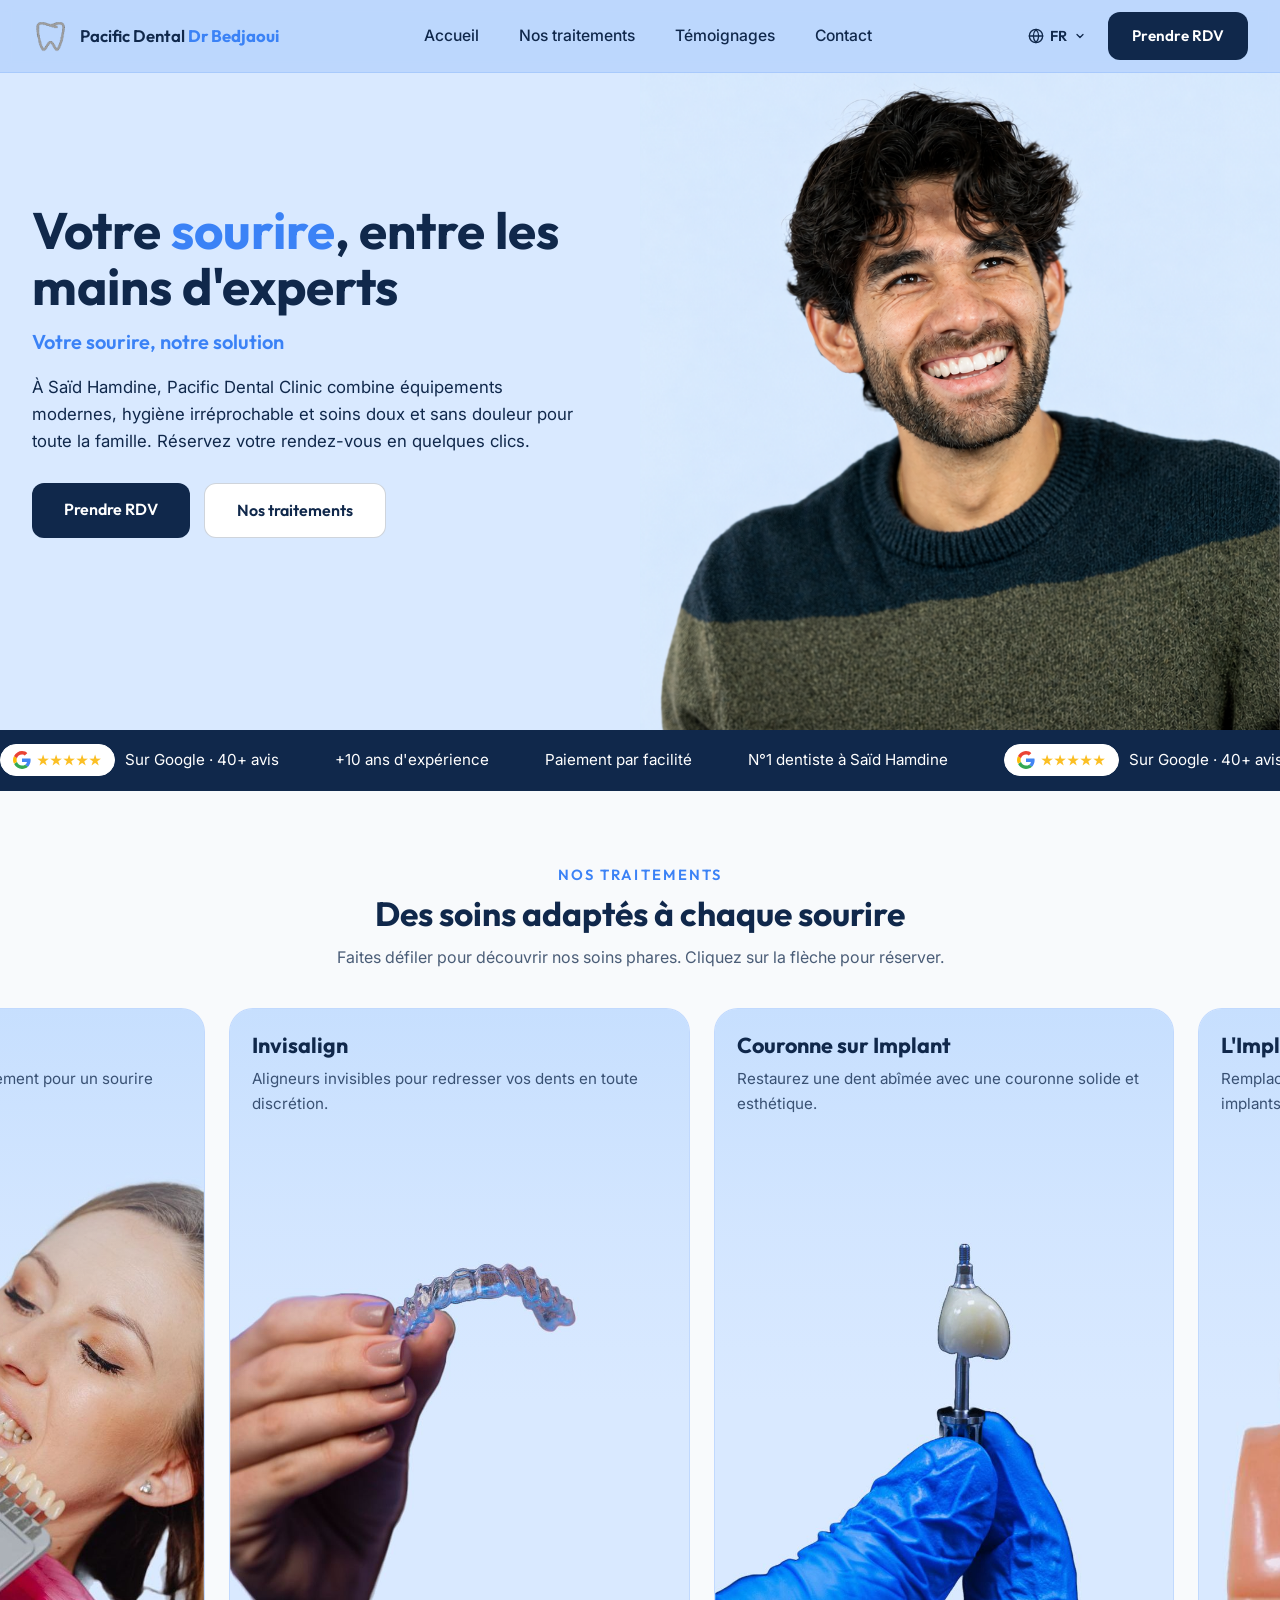
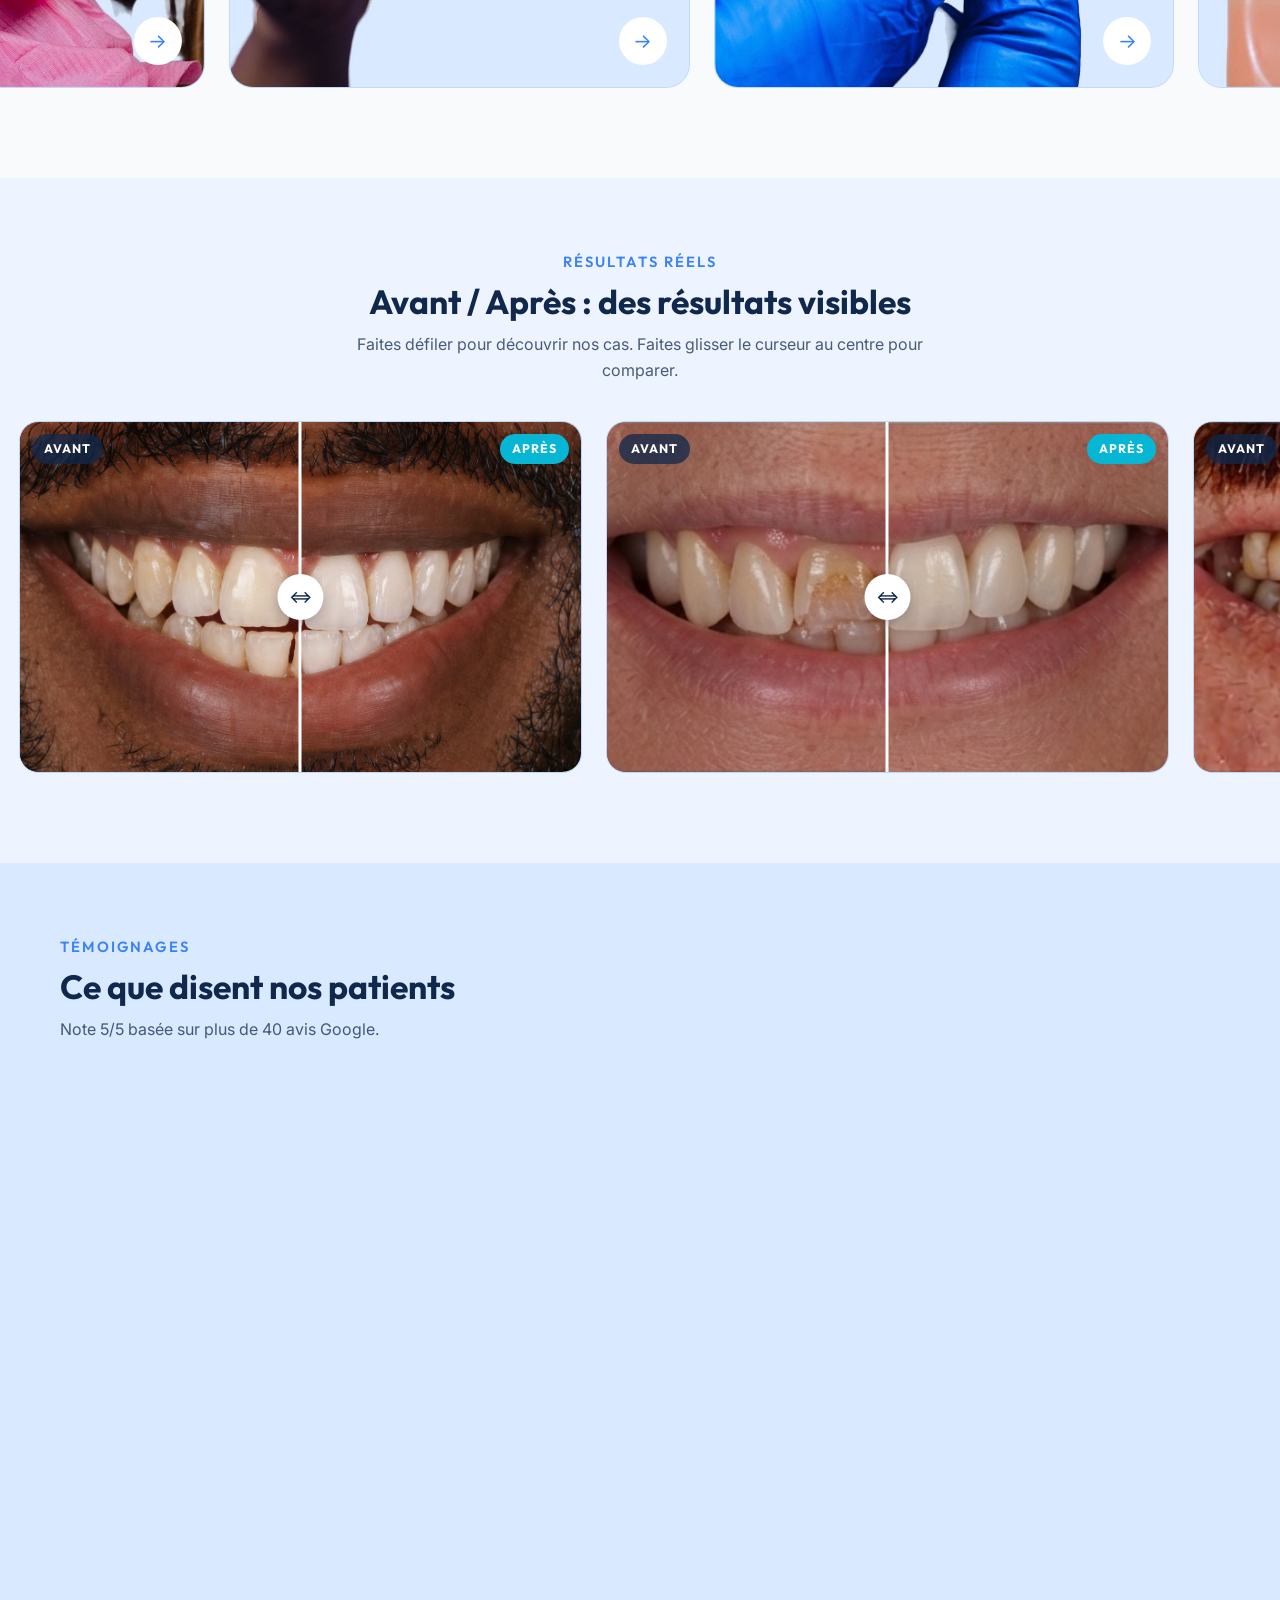
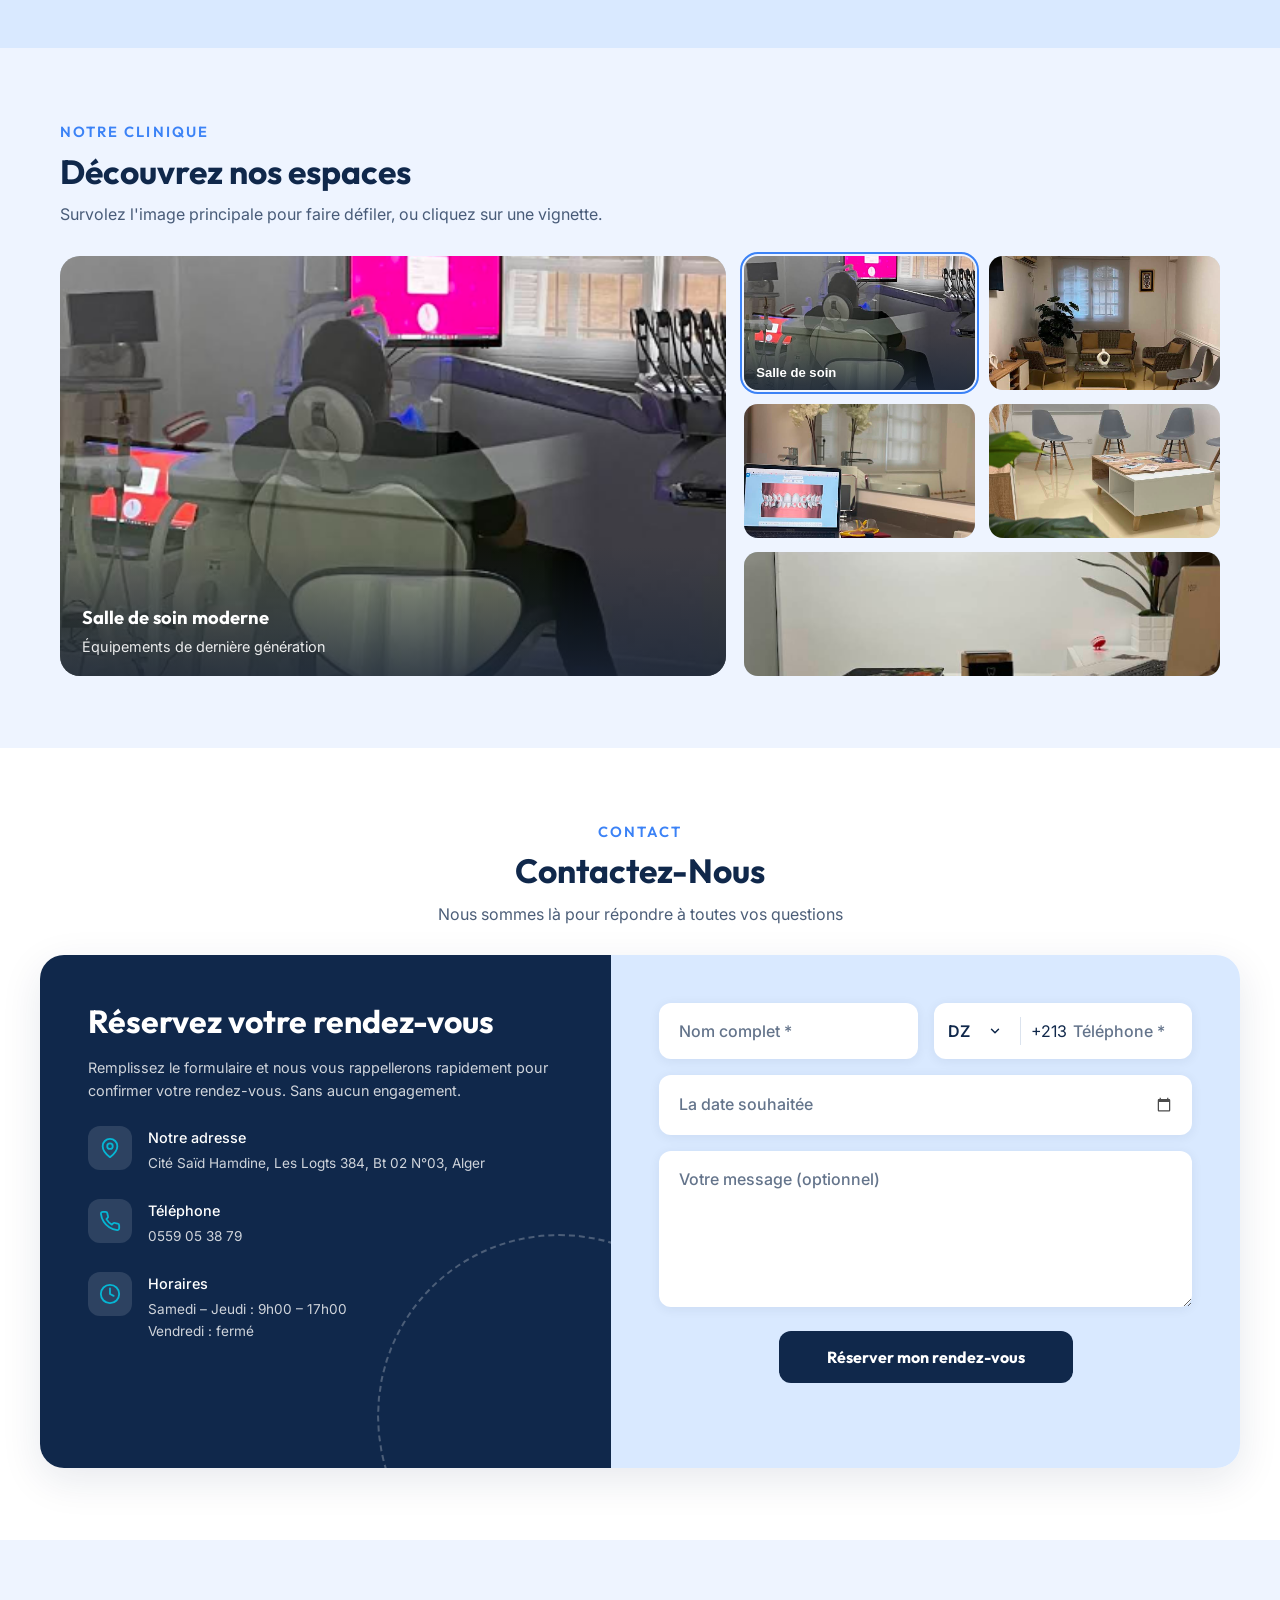
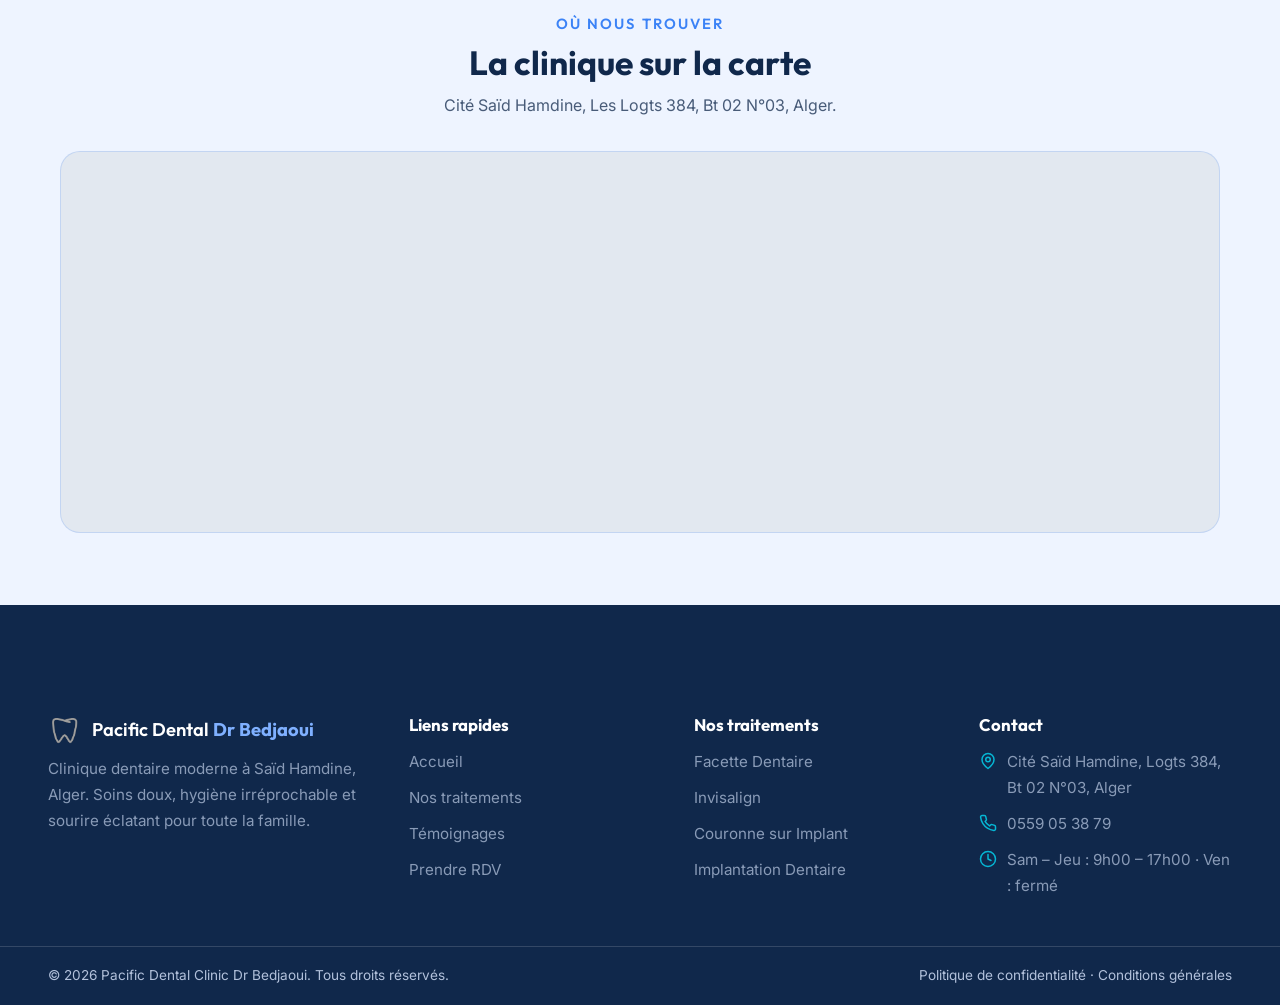
<file: index.html>
<!doctype html>
<html lang="fr">
  <head>
    <meta charset="UTF-8" />
    <meta name="viewport" content="width=device-width, initial-scale=1.0" />
    <title>
      Pacific Dental Clinic Dr Bedjaoui | Dentiste à Saïd Hamdine, Alger
    </title>
    <meta
      name="description"
      content="Pacific Dental Clinic Dr Bedjaoui à Saïd Hamdine, Alger. Soins dentaires modernes, doux et professionnels. Facettes, Invisalign, implants. Prenez rendez-vous en ligne."
    />
    <link rel="stylesheet" href="style.css?v=28" />
  </head>
  <body>
    <!-- Task 2.1: Header / Navigation Bar -->
    <header class="site-header" id="top">
      <nav class="nav container" aria-label="Navigation principale">
        <a
          href="#accueil"
          class="nav-logo"
          aria-label="Pacific Dental Clinic — Accueil"
        >
          <img
            src="imgs/logo.png"
            alt="Pacific Dental Clinic logo"
            class="nav-logo-img"
            width="38"
            height="32"
          />
          <span class="nav-logo-text"
            >Pacific Dental <strong>Dr Bedjaoui</strong></span
          >
        </a>

        <ul class="nav-links" id="navLinks">
          <li>
            <a href="#accueil" data-fr="Accueil" data-ar="الرئيسية">Accueil</a>
          </li>
          <li>
            <a href="#traitements" data-fr="Nos traitements" data-ar="علاجاتنا"
              >Nos traitements</a
            >
          </li>
          <li>
            <a href="#temoignages" data-fr="Témoignages" data-ar="آراء المرضى"
              >Témoignages</a
            >
          </li>
          <li>
            <a href="#rdvForm" data-fr="Contact" data-ar="اتصل بنا">Contact</a>
          </li>
        </ul>

        <div class="nav-actions">
          <div class="lang-dropdown" id="langDropdown">
            <button
              type="button"
              class="lang-switch"
              id="langSwitch"
              aria-haspopup="true"
              aria-expanded="false"
              aria-label="Changer de langue"
            >
              <svg
                width="16"
                height="16"
                viewBox="0 0 24 24"
                fill="none"
                stroke="currentColor"
                stroke-width="2"
                stroke-linecap="round"
                stroke-linejoin="round"
                aria-hidden="true"
              >
                <circle cx="12" cy="12" r="10" />
                <path d="M2 12h20" />
                <path
                  d="M12 2a15.3 15.3 0 0 1 4 10 15.3 15.3 0 0 1-4 10 15.3 15.3 0 0 1-4-10 15.3 15.3 0 0 1 4-10z"
                />
              </svg>
              <span id="langCurrent">FR</span>
              <svg
                width="12"
                height="12"
                viewBox="0 0 24 24"
                fill="none"
                stroke="currentColor"
                stroke-width="2.5"
                stroke-linecap="round"
                stroke-linejoin="round"
                aria-hidden="true"
              >
                <polyline points="6 9 12 15 18 9" />
              </svg>
            </button>
            <ul class="lang-menu" id="langMenu" role="menu">
              <li role="none">
                <button type="button" data-lang="fr" class="is-active" role="menuitem">
                  Français
                </button>
              </li>
              <li role="none">
                <button type="button" data-lang="ar" role="menuitem">
                  العربية
                </button>
              </li>
            </ul>
          </div>
          <a
            href="#rdvForm"
            class="btn btn-primary"
            data-fr="Prendre RDV"
            data-ar="احجز موعد"
            >Prendre RDV</a
          >
          <button
            type="button"
            class="nav-toggle"
            id="navToggle"
            aria-label="Ouvrir le menu"
            aria-expanded="false"
            aria-controls="navLinks"
          >
            <span></span>
            <span></span>
            <span></span>
          </button>
        </div>
      </nav>
    </header>

    <main id="accueil">
      <!-- Task 3.1: Hero Section -->
      <section class="hero">
        <div class="hero-text">
          <h1
            data-fr="Votre <span class='hl'>sourire</span>, entre les mains d'experts"
            data-ar="ابتسامتك بين أيدي الخبراء"
          >
            Votre <span class="hl">sourire</span>, entre les mains
            d'experts
          </h1>
          <p
            class="hero-sub"
            data-fr="Votre sourire, notre solution"
            data-ar="ابتسامتك، حلّنا"
          >
            Votre sourire, notre solution
          </p>
          <p
            class="hero-intro"
            data-fr="À Saïd Hamdine, Pacific Dental Clinic combine équipements modernes, hygiène irréprochable et soins doux et sans douleur pour toute la famille. Réservez votre rendez-vous en quelques clics."
            data-ar="في سعيد حمدين، تجمع عيادة Pacific Dental بين المعدات الحديثة والنظافة المثالية ورعاية لطيفة بدون ألم لجميع أفراد العائلة. احجز موعدك ببضع نقرات."
          >
            À Saïd Hamdine, Pacific Dental Clinic combine équipements modernes,
            hygiène irréprochable et soins doux et sans douleur pour toute la
            famille. Réservez votre rendez-vous en quelques clics.
          </p>
          <div class="hero-cta hero-cta--desktop">
            <a
              href="#rdvForm"
              class="btn btn-primary btn-hero"
              data-fr="Prendre RDV"
              data-ar="احجز موعد"
              >Prendre RDV</a
            >
            <a
              href="#traitements"
              class="btn btn-secondary btn-hero"
              data-fr="Nos traitements"
              data-ar="علاجاتنا"
              >Nos traitements</a
            >
          </div>
        </div>
        <div class="hero-media">
          <img
            src="imgs/main.png"
            alt="Patient au sourire éclatant après un soin à Pacific Dental Clinic"
            class="hero-img"
            fetchpriority="high"
          />
          <div class="hero-cta hero-cta--overlay">
            <a
              href="#rdvForm"
              class="btn btn-primary btn-hero"
              data-fr="Prendre RDV"
              data-ar="احجز موعد"
              >Prendre RDV</a
            >
            <a
              href="#traitements"
              class="btn btn-secondary btn-hero"
              data-fr="Nos traitements"
              data-ar="علاجاتنا"
              >Nos traitements</a
            >
          </div>
        </div>
      </section>

      <!-- Task 3.2: Trust Bar — flush right under the hero image -->
      <div class="trust-marquee">
        <div class="trust-track" id="trustTrack">
          <div class="trust-item">
            <span class="trust-badge trust-badge--google" aria-hidden="true">
              <svg viewBox="0 0 24 24" width="18" height="18">
                <path
                  fill="#4285F4"
                  d="M23.5 12.3c0-.9-.1-1.5-.3-2.3H12v4.5h6.5c-.1 1.1-.8 2.7-2.4 3.8l-.1.1 3.5 2.7.2.1c2.2-2 3.8-5 3.8-8.9z"
                />
                <path
                  fill="#34A853"
                  d="M12 24c3.2 0 5.9-1.1 7.9-2.9l-3.8-2.9c-1 .7-2.4 1.2-4.1 1.2-3.1 0-5.8-2.1-6.8-5l-.1.1-3.6 2.8v.1C3.5 21.3 7.5 24 12 24z"
                />
                <path
                  fill="#FBBC05"
                  d="M5.2 14.4c-.2-.7-.4-1.5-.4-2.4s.1-1.7.4-2.4l-.1-.1-3.6-2.8-.1.1C.5 8.6 0 10.2 0 12s.5 3.4 1.4 4.9l3.8-2.5z"
                />
                <path
                  fill="#EA4335"
                  d="M12 4.7c1.8 0 3 .8 3.7 1.4l3.3-3.2C17.9 1.1 15.2 0 12 0 7.5 0 3.5 2.7 1.4 6.7l3.8 2.9c1-2.8 3.6-4.9 6.8-4.9z"
                />
              </svg>
              <span class="stars" aria-hidden="true">★★★★★</span>
            </span>
            <span data-fr="Sur Google · 40+ avis" data-ar="على Google · أكثر من 40 تقييم">Sur Google · 40+ avis</span>
          </div>
          <div class="trust-item">
            <span data-fr="+10 ans d'expérience" data-ar="+10 سنوات من الخبرة">+10 ans d'expérience</span>
          </div>
          <div class="trust-item">
            <span data-fr="Paiement par facilité" data-ar="الدفع بالتقسيط">Paiement par facilité</span>
          </div>
          <div class="trust-item">
            <span data-fr="N°1 dentiste à Saïd Hamdine" data-ar="طبيب الأسنان رقم 1 في سعيد حمدين">N°1 dentiste à Saïd Hamdine</span>
          </div>
        </div>
      </div>

      <!-- Task 4.1: Treatments -->
      <section class="section" id="traitements">
        <div class="container section-head">
          <div>
            <p class="section-kicker" data-fr="Nos traitements" data-ar="علاجاتنا">Nos traitements</p>
            <h2 class="section-title" data-fr="Des soins adaptés à chaque sourire" data-ar="رعاية تناسب كل ابتسامة">Des soins adaptés à chaque sourire</h2>
            <p class="section-desc" data-fr="Faites défiler pour découvrir nos soins phares. Cliquez sur la flèche pour réserver." data-ar="مرّر لاكتشاف أبرز علاجاتنا. انقر على السهم للحجز.">
              Faites défiler pour découvrir nos soins phares. Cliquez sur la
              flèche pour réserver.
            </p>
          </div>
        </div>
        <div class="container treat-wrap">
          <button
            type="button"
            class="treat-arrow treat-arrow--side treat-arrow--prev"
            id="treatPrev"
            aria-label="Voir les traitements précédents"
            data-aria-fr="Voir les traitements précédents"
            data-aria-ar="عرض العلاجات السابقة"
          >
            ←
          </button>
          <div
            class="treatments-scroll"
            id="treatScroll"
            tabindex="0"
            aria-label="Liste des traitements, faites défiler horizontalement"
          >
            <article class="treat-card">
              <div class="treat-imgwrap" style="top: 90px !important">
                <img
                  src="imgs/facettes.jpg"
                  alt="Facette dentaire"
                  loading="lazy"
                  style="
                    object-position: top center;
                    clip-path: inset(80px 0 0 0);
                    transform: translateY(-30px);
                    height: calc(100% + 30px);
                  "
                />
              </div>
              <div class="treat-body">
                <h3 data-fr="Facette Dentaire" data-ar="قشرة الأسنان">Facette Dentaire</h3>
                <p data-fr="Corrigez couleur, forme et alignement pour un sourire éclatant et naturel." data-ar="صحّح اللون والشكل والاصطفاف لابتسامة مشرقة وطبيعية.">
                  Corrigez couleur, forme et alignement pour un sourire éclatant
                  et naturel.
                </p>
                <a
                  href="#rdvForm"
                  class="treat-btn"
                  aria-label="Réserver pour Facette Dentaire"
                  >→</a
                >
              </div>
            </article>
            <article class="treat-card">
              <div class="treat-imgwrap">
                <img
                  src="imgs/Invisalign.jpg"
                  alt="Traitement Invisalign"
                  loading="lazy"
                />
              </div>
              <div class="treat-body">
                <h3 data-fr="Invisalign" data-ar="إنفيزالاين">Invisalign</h3>
                <p data-fr="Aligneurs invisibles pour redresser vos dents en toute discrétion." data-ar="مصففات شفافة لتقويم أسنانك بسرية تامة.">
                  Aligneurs invisibles pour redresser vos dents en toute
                  discrétion.
                </p>
                <a
                  href="#rdvForm"
                  class="treat-btn"
                  aria-label="Réserver pour Invisalign"
                  >→</a
                >
              </div>
            </article>
            <article class="treat-card">
              <div class="treat-imgwrap">
                <img
                  src="imgs/Couronne%20sur%20Implant.jpg"
                  alt="Couronne sur implant"
                  loading="lazy"
                />
              </div>
              <div class="treat-body">
                <h3 data-fr="Couronne sur Implant" data-ar="تاج على زرعة">Couronne sur Implant</h3>
                <p data-fr="Restaurez une dent abîmée avec une couronne solide et esthétique." data-ar="رمّم السن المتضرر بتاج متين وجميل.">
                  Restaurez une dent abîmée avec une couronne solide et
                  esthétique.
                </p>
                <a
                  href="#rdvForm"
                  class="treat-btn"
                  aria-label="Réserver pour Couronne sur Implant"
                  >→</a
                >
              </div>
            </article>
            <article class="treat-card">
              <div class="treat-imgwrap">
                <img
                  src="imgs/L'Implantation%20Dentaire.jpg"
                  alt="Implantation dentaire"
                  loading="lazy"
                />
              </div>
              <div class="treat-body">
                <h3 data-fr="L'Implantation Dentaire" data-ar="زراعة الأسنان">L'Implantation Dentaire</h3>
                <p data-fr="Remplacez durablement les dents manquantes par des implants stables." data-ar="عوّض الأسنان المفقودة بزرعات ثابتة تدوم طويلاً.">
                  Remplacez durablement les dents manquantes par des implants
                  stables.
                </p>
                <a
                  href="#rdvForm"
                  class="treat-btn"
                  aria-label="Réserver pour Implantation Dentaire"
                  >→</a
                >
              </div>
            </article>
          </div>
          <button
            type="button"
            class="treat-arrow treat-arrow--side treat-arrow--next"
            id="treatNext"
            aria-label="Voir les traitements suivants"
            data-aria-fr="Voir les traitements suivants"
            data-aria-ar="عرض العلاجات التالية"
          >
            →
          </button>
        </div>
      </section>

      <!-- Task 4.2: Real Results — same mechanics as Treatments -->
      <section class="section section-alt" id="resultats">
        <div class="container section-head">
          <div>
            <p class="section-kicker" data-fr="Résultats réels" data-ar="نتائج حقيقية">Résultats réels</p>
            <h2 class="section-title" data-fr="Avant / Après : des résultats visibles" data-ar="قبل / بعد: نتائج واضحة">Avant / Après : des résultats visibles</h2>
            <p class="section-desc" data-fr="Faites défiler pour découvrir nos cas. Faites glisser le curseur au centre pour comparer." data-ar="مرّر لاكتشاف حالاتنا. اسحب المؤشر في الوسط للمقارنة.">
              Faites défiler pour découvrir nos cas. Faites glisser le curseur
              au centre pour comparer.
            </p>
          </div>
        </div>
        <div class="container ba-wrap">
          <button
            type="button"
            class="treat-arrow treat-arrow--side treat-arrow--prev"
            id="baPrev"
            aria-label="Voir les résultats précédents"
            data-aria-fr="Voir les résultats précédents"
            data-aria-ar="عرض النتائج السابقة"
          >
            ←
          </button>
          <div
            class="ba-scroll"
            id="baScroll"
            tabindex="0"
            aria-label="Liste des résultats avant après, faites défiler horizontalement"
          >
            <div class="ba-slider" data-ba>
              <img
                src="before%20after/first2.jpg"
                alt="Résultat après traitement - cas 1"
                class="ba-img ba-after"
                loading="lazy"
              />
              <div class="ba-before" data-ba-before>
                <img
                  src="before%20after/first1.jpg"
                  alt="État avant traitement - cas 1"
                  class="ba-img ba-before-img"
                  loading="lazy"
                />
              </div>
              <span class="ba-label ba-label--before" data-fr="Avant" data-ar="قبل">Avant</span>
              <span class="ba-label ba-label--after" data-fr="Après" data-ar="بعد">Après</span>
              <div class="ba-handle" data-ba-handle>
                <span class="ba-knob">⇔</span>
              </div>
              <input
                type="range"
                min="0"
                max="100"
                value="50"
                class="ba-range"
                data-ba-range
                aria-label="Curseur de comparaison avant après, cas 1"
              />
            </div>
            <div class="ba-slider" data-ba>
              <img
                src="before%20after/second2.jpg"
                alt="Résultat après traitement - cas 2"
                class="ba-img ba-after"
                loading="lazy"
              />
              <div class="ba-before" data-ba-before>
                <img
                  src="before%20after/second1.jpg"
                  alt="État avant traitement - cas 2"
                  class="ba-img ba-before-img"
                  loading="lazy"
                />
              </div>
              <span class="ba-label ba-label--before" data-fr="Avant" data-ar="قبل">Avant</span>
              <span class="ba-label ba-label--after" data-fr="Après" data-ar="بعد">Après</span>
              <div class="ba-handle" data-ba-handle>
                <span class="ba-knob">⇔</span>
              </div>
              <input
                type="range"
                min="0"
                max="100"
                value="50"
                class="ba-range"
                data-ba-range
                aria-label="Curseur de comparaison avant après, cas 2"
              />
            </div>
            <div class="ba-slider" data-ba>
              <img
                src="before%20after/third2.jpg"
                alt="Résultat après traitement - cas 3"
                class="ba-img ba-after"
                loading="lazy"
              />
              <div class="ba-before" data-ba-before>
                <img
                  src="before%20after/third1.jpg"
                  alt="État avant traitement - cas 3"
                  class="ba-img ba-before-img"
                  loading="lazy"
                />
              </div>
              <span class="ba-label ba-label--before" data-fr="Avant" data-ar="قبل">Avant</span>
              <span class="ba-label ba-label--after" data-fr="Après" data-ar="بعد">Après</span>
              <div class="ba-handle" data-ba-handle>
                <span class="ba-knob">⇔</span>
              </div>
              <input
                type="range"
                min="0"
                max="100"
                value="50"
                class="ba-range"
                data-ba-range
                aria-label="Curseur de comparaison avant après, cas 3"
              />
            </div>
          </div>
          <button
            type="button"
            class="treat-arrow treat-arrow--side treat-arrow--next"
            id="baNext"
            aria-label="Voir les résultats suivants"
            data-aria-fr="Voir les résultats suivants"
            data-aria-ar="عرض النتائج التالية"
          >
            →
          </button>
        </div>
      </section>

      <!-- Task 5.1: Testimonials -->
      <section class="section" id="temoignages">
        <div class="container">
          <p class="section-kicker" data-fr="Témoignages" data-ar="آراء المرضى">Témoignages</p>
          <h2 class="section-title" data-fr="Ce que disent nos patients" data-ar="ماذا يقول مرضانا">Ce que disent nos patients</h2>
          <p class="section-desc" data-fr="Note 5/5 basée sur plus de 40 avis Google." data-ar="تقييم 5/5 بناءً على أكثر من 40 رأيًا على Google.">Note 5/5 basée sur plus de 40 avis Google.</p>
        </div>
        <div
          class="reviews-marquee reviews-marquee--ltr"
          aria-label="Avis patients, première rangée"
        >
          <div class="reviews-track" data-reviews-track>
            <article class="review-card">
              <p class="review-text" data-fr="« Accueil très chaleureux et soins totalement sans douleur. Le Dr Bedjaoui explique tout avec patience. Je recommande les yeux fermés. »" data-ar="«استقبال حار ورعاية دون أي ألم. الدكتور بجاوي يشرح كل شيء بصبر. أنصح به دون تردد.»">
                « Accueil très chaleureux et soins totalement sans douleur. Le
                Dr Bedjaoui explique tout avec patience. Je recommande les yeux
                fermés. »
              </p>
              <div class="review-foot">
                <span class="review-g" aria-hidden="true"
                  ><svg viewBox="0 0 24 24" width="20" height="20">
                    <path
                      fill="#4285F4"
                      d="M23.5 12.3c0-.9-.1-1.5-.3-2.3H12v4.5h6.5c-.1 1.1-.8 2.7-2.4 3.8l-.1.1 3.5 2.7.2.1c2.2-2 3.8-5 3.8-8.9z"
                    />
                    <path
                      fill="#34A853"
                      d="M12 24c3.2 0 5.9-1.1 7.9-2.9l-3.8-2.9c-1 .7-2.4 1.2-4.1 1.2-3.1 0-5.8-2.1-6.8-5l-.1.1-3.6 2.8v.1C3.5 21.3 7.5 24 12 24z"
                    />
                    <path
                      fill="#FBBC05"
                      d="M5.2 14.4c-.2-.7-.4-1.5-.4-2.4s.1-1.7.4-2.4l-.1-.1-3.6-2.8-.1.1C.5 8.6 0 10.2 0 12s.5 3.4 1.4 4.9l3.8-2.5z"
                    />
                    <path
                      fill="#EA4335"
                      d="M12 4.7c1.8 0 3 .8 3.7 1.4l3.3-3.2C17.9 1.1 15.2 0 12 0 7.5 0 3.5 2.7 1.4 6.7l3.8 2.9c1-2.8 3.6-4.9 6.8-4.9z"
                    /></svg
                ></span>
                <div>
                  <div class="stars">★★★★★</div>
                  <div class="review-name">Amine K.</div>
                </div>
              </div>
            </article>
            <article class="review-card">
              <p class="review-text" data-fr="« Matériel moderne et hygiène impeccable. Ma facette est parfaite, résultat très naturel. Merci à toute l'équipe ! »" data-ar="«معدات حديثة ونظافة مثالية. القشرة مثالية ونتيجة طبيعية جدًا. شكرًا لكامل الفريق!»">
                « Matériel moderne et hygiène impeccable. Ma facette est
                parfaite, résultat très naturel. Merci à toute l'équipe ! »
              </p>
              <div class="review-foot">
                <span class="review-g" aria-hidden="true"
                  ><svg viewBox="0 0 24 24" width="20" height="20">
                    <path
                      fill="#4285F4"
                      d="M23.5 12.3c0-.9-.1-1.5-.3-2.3H12v4.5h6.5c-.1 1.1-.8 2.7-2.4 3.8l-.1.1 3.5 2.7.2.1c2.2-2 3.8-5 3.8-8.9z"
                    />
                    <path
                      fill="#34A853"
                      d="M12 24c3.2 0 5.9-1.1 7.9-2.9l-3.8-2.9c-1 .7-2.4 1.2-4.1 1.2-3.1 0-5.8-2.1-6.8-5l-.1.1-3.6 2.8v.1C3.5 21.3 7.5 24 12 24z"
                    />
                    <path
                      fill="#FBBC05"
                      d="M5.2 14.4c-.2-.7-.4-1.5-.4-2.4s.1-1.7.4-2.4l-.1-.1-3.6-2.8-.1.1C.5 8.6 0 10.2 0 12s.5 3.4 1.4 4.9l3.8-2.5z"
                    />
                    <path
                      fill="#EA4335"
                      d="M12 4.7c1.8 0 3 .8 3.7 1.4l3.3-3.2C17.9 1.1 15.2 0 12 0 7.5 0 3.5 2.7 1.4 6.7l3.8 2.9c1-2.8 3.6-4.9 6.8-4.9z"
                    /></svg
                ></span>
                <div>
                  <div class="stars">★★★★★</div>
                  <div class="review-name">Sara B.</div>
                </div>
              </div>
            </article>
            <article class="review-card">
              <p class="review-text" data-fr="« J'avais peur du dentiste depuis des années. Ici, tout est doux et rassurant. Mon implant s'est fait sans aucune douleur. »" data-ar="«كنت أخاف من طبيب الأسنان منذ سنوات. هنا كل شيء لطيف ومطمئن. تمت زراعتي دون أي ألم.»">
                « J'avais peur du dentiste depuis des années. Ici, tout est doux
                et rassurant. Mon implant s'est fait sans aucune douleur. »
              </p>
              <div class="review-foot">
                <span class="review-g" aria-hidden="true"
                  ><svg viewBox="0 0 24 24" width="20" height="20">
                    <path
                      fill="#4285F4"
                      d="M23.5 12.3c0-.9-.1-1.5-.3-2.3H12v4.5h6.5c-.1 1.1-.8 2.7-2.4 3.8l-.1.1 3.5 2.7.2.1c2.2-2 3.8-5 3.8-8.9z"
                    />
                    <path
                      fill="#34A853"
                      d="M12 24c3.2 0 5.9-1.1 7.9-2.9l-3.8-2.9c-1 .7-2.4 1.2-4.1 1.2-3.1 0-5.8-2.1-6.8-5l-.1.1-3.6 2.8v.1C3.5 21.3 7.5 24 12 24z"
                    />
                    <path
                      fill="#FBBC05"
                      d="M5.2 14.4c-.2-.7-.4-1.5-.4-2.4s.1-1.7.4-2.4l-.1-.1-3.6-2.8-.1.1C.5 8.6 0 10.2 0 12s.5 3.4 1.4 4.9l3.8-2.5z"
                    />
                    <path
                      fill="#EA4335"
                      d="M12 4.7c1.8 0 3 .8 3.7 1.4l3.3-3.2C17.9 1.1 15.2 0 12 0 7.5 0 3.5 2.7 1.4 6.7l3.8 2.9c1-2.8 3.6-4.9 6.8-4.9z"
                    /></svg
                ></span>
                <div>
                  <div class="stars">★★★★★</div>
                  <div class="review-name">Yasmine M.</div>
                </div>
              </div>
            </article>
          </div>
        </div>
        <div
          class="reviews-marquee reviews-marquee--rtl"
          aria-label="Avis patients, deuxième rangée"
        >
          <div class="reviews-track" data-reviews-track>
            <article class="review-card">
              <p class="review-text" data-fr="« Prise de rendez-vous rapide et ponctualité respectée. Détartrage efficace et conseils clairs pour l'entretien. »" data-ar="«حجز سريع والتزام بالمواعيد. تنظيف فعال للأسنان ونصائح واضحة للعناية بها.»">
                « Prise de rendez-vous rapide et ponctualité respectée.
                Détartrage efficace et conseils clairs pour l'entretien. »
              </p>
              <div class="review-foot">
                <span class="review-g" aria-hidden="true"
                  ><svg viewBox="0 0 24 24" width="20" height="20">
                    <path
                      fill="#4285F4"
                      d="M23.5 12.3c0-.9-.1-1.5-.3-2.3H12v4.5h6.5c-.1 1.1-.8 2.7-2.4 3.8l-.1.1 3.5 2.7.2.1c2.2-2 3.8-5 3.8-8.9z"
                    />
                    <path
                      fill="#34A853"
                      d="M12 24c3.2 0 5.9-1.1 7.9-2.9l-3.8-2.9c-1 .7-2.4 1.2-4.1 1.2-3.1 0-5.8-2.1-6.8-5l-.1.1-3.6 2.8v.1C3.5 21.3 7.5 24 12 24z"
                    />
                    <path
                      fill="#FBBC05"
                      d="M5.2 14.4c-.2-.7-.4-1.5-.4-2.4s.1-1.7.4-2.4l-.1-.1-3.6-2.8-.1.1C.5 8.6 0 10.2 0 12s.5 3.4 1.4 4.9l3.8-2.5z"
                    />
                    <path
                      fill="#EA4335"
                      d="M12 4.7c1.8 0 3 .8 3.7 1.4l3.3-3.2C17.9 1.1 15.2 0 12 0 7.5 0 3.5 2.7 1.4 6.7l3.8 2.9c1-2.8 3.6-4.9 6.8-4.9z"
                    /></svg
                ></span>
                <div>
                  <div class="stars">★★★★★</div>
                  <div class="review-name">Mohamed L.</div>
                </div>
              </div>
            </article>
            <article class="review-card">
              <p class="review-text" data-fr="« Clinique très propre et lumineuse. Mes enfants n'ont plus peur d'aller chez le dentiste. Merci pour votre patience ! »" data-ar="«عيادة نظيفة ومشرقة جدًا. أطفالي لم يعودوا يخافون من طبيب الأسنان. شكرًا لصبركم!»">
                « Clinique très propre et lumineuse. Mes enfants n'ont plus peur
                d'aller chez le dentiste. Merci pour votre patience ! »
              </p>
              <div class="review-foot">
                <span class="review-g" aria-hidden="true"
                  ><svg viewBox="0 0 24 24" width="20" height="20">
                    <path
                      fill="#4285F4"
                      d="M23.5 12.3c0-.9-.1-1.5-.3-2.3H12v4.5h6.5c-.1 1.1-.8 2.7-2.4 3.8l-.1.1 3.5 2.7.2.1c2.2-2 3.8-5 3.8-8.9z"
                    />
                    <path
                      fill="#34A853"
                      d="M12 24c3.2 0 5.9-1.1 7.9-2.9l-3.8-2.9c-1 .7-2.4 1.2-4.1 1.2-3.1 0-5.8-2.1-6.8-5l-.1.1-3.6 2.8v.1C3.5 21.3 7.5 24 12 24z"
                    />
                    <path
                      fill="#FBBC05"
                      d="M5.2 14.4c-.2-.7-.4-1.5-.4-2.4s.1-1.7.4-2.4l-.1-.1-3.6-2.8-.1.1C.5 8.6 0 10.2 0 12s.5 3.4 1.4 4.9l3.8-2.5z"
                    />
                    <path
                      fill="#EA4335"
                      d="M12 4.7c1.8 0 3 .8 3.7 1.4l3.3-3.2C17.9 1.1 15.2 0 12 0 7.5 0 3.5 2.7 1.4 6.7l3.8 2.9c1-2.8 3.6-4.9 6.8-4.9z"
                    /></svg
                ></span>
                <div>
                  <div class="stars">★★★★★</div>
                  <div class="review-name">Lina H.</div>
                </div>
              </div>
            </article>
            <article class="review-card">
              <p class="review-text" data-fr="« Excellent suivi après la pose de ma couronne. Paiement par facilité très arrangeant. Travail sérieux et professionnel. »" data-ar="«متابعة ممتازة بعد تركيب التاج. الدفع بالتقسيط مريح جدًا. عمل جاد واحترافي.»">
                « Excellent suivi après la pose de ma couronne. Paiement par
                facilité très arrangeant. Travail sérieux et professionnel. »
              </p>
              <div class="review-foot">
                <span class="review-g" aria-hidden="true"
                  ><svg viewBox="0 0 24 24" width="20" height="20">
                    <path
                      fill="#4285F4"
                      d="M23.5 12.3c0-.9-.1-1.5-.3-2.3H12v4.5h6.5c-.1 1.1-.8 2.7-2.4 3.8l-.1.1 3.5 2.7.2.1c2.2-2 3.8-5 3.8-8.9z"
                    />
                    <path
                      fill="#34A853"
                      d="M12 24c3.2 0 5.9-1.1 7.9-2.9l-3.8-2.9c-1 .7-2.4 1.2-4.1 1.2-3.1 0-5.8-2.1-6.8-5l-.1.1-3.6 2.8v.1C3.5 21.3 7.5 24 12 24z"
                    />
                    <path
                      fill="#FBBC05"
                      d="M5.2 14.4c-.2-.7-.4-1.5-.4-2.4s.1-1.7.4-2.4l-.1-.1-3.6-2.8-.1.1C.5 8.6 0 10.2 0 12s.5 3.4 1.4 4.9l3.8-2.5z"
                    />
                    <path
                      fill="#EA4335"
                      d="M12 4.7c1.8 0 3 .8 3.7 1.4l3.3-3.2C17.9 1.1 15.2 0 12 0 7.5 0 3.5 2.7 1.4 6.7l3.8 2.9c1-2.8 3.6-4.9 6.8-4.9z"
                    /></svg
                ></span>
                <div>
                  <div class="stars">★★★★★</div>
                  <div class="review-name">Karim T.</div>
                </div>
              </div>
            </article>
          </div>
        </div>
      </section>

      <!-- Task 5.2: Clinic Gallery -->
      <section class="section section-alt" id="clinique">
        <div class="container">
          <p class="section-kicker" data-fr="Notre clinique" data-ar="عيادتنا">Notre clinique</p>
          <h2 class="section-title" data-fr="Découvrez nos espaces" data-ar="اكتشف فضاءاتنا">Découvrez nos espaces</h2>
          <p class="section-desc" data-fr="Survolez l'image principale pour faire défiler, ou cliquez sur une vignette." data-ar="مرّر فوق الصورة الرئيسية للتنقل، أو انقر على صورة مصغرة.">
            Survolez l'image principale pour faire défiler, ou cliquez sur une
            vignette.
          </p>
          <div class="gallery">
            <figure class="gallery-main" id="galleryMain">
              <img
                id="galleryMainImg"
                src="imgs%20clinique/%7B45D72C74-0B48-48F0-B2A2-9CBEFDD9FAF6%7D.png"
                alt="Salle de soin moderne de la clinique"
              />
              <figcaption class="gallery-caption">
                <strong id="galleryCaptionTitle">Salle de soin moderne</strong
                ><span id="galleryCaptionSub"
                  >Équipements de dernière génération</span
                >
              </figcaption>
            </figure>
            <div class="gallery-thumbs" role="list">
              <button
                type="button"
                class="gallery-thumb is-active"
                data-src="imgs%20clinique/%7B45D72C74-0B48-48F0-B2A2-9CBEFDD9FAF6%7D.png"
                data-title="Salle de soin moderne"
                data-title-ar="قاعة علاج حديثة"
                data-sub="Équipements de dernière génération"
                data-sub-ar="معدات من أحدث جيل"
                role="listitem"
              >
                <img
                  src="imgs%20clinique/%7B45D72C74-0B48-48F0-B2A2-9CBEFDD9FAF6%7D.png"
                  alt="Salle de soin"
                  loading="lazy"
                /><span class="thumb-shade" data-fr="Salle de soin" data-ar="قاعة العلاج">Salle de soin</span>
              </button>
              <button
                type="button"
                class="gallery-thumb"
                data-src="imgs%20clinique/%7B696A136D-D1EC-4E5A-8376-C378B6F7B03D%7D.png"
                data-title="Accueil lumineux"
                data-title-ar="استقبال مشرق"
                data-sub="Un espace apaisant dès l'entrée"
                data-sub-ar="فضاء مريح منذ المدخل"
                role="listitem"
              >
                <img
                  src="imgs%20clinique/%7B696A136D-D1EC-4E5A-8376-C378B6F7B03D%7D.png"
                  alt="Accueil de la clinique"
                  loading="lazy"
                /><span class="thumb-shade" data-fr="Accueil" data-ar="الاستقبال">Accueil</span>
              </button>
              <button
                type="button"
                class="gallery-thumb"
                data-src="imgs%20clinique/%7BCA812A7E-CEB3-4510-A912-B9FE47440C36%7D.png"
                data-title="Fauteuil ergonomique"
                data-title-ar="كرسي مريح"
                data-sub="Confort optimal pendant les soins"
                data-sub-ar="راحة مثالية أثناء العلاج"
                role="listitem"
              >
                <img
                  src="imgs%20clinique/%7BCA812A7E-CEB3-4510-A912-B9FE47440C36%7D.png"
                  alt="Fauteuil dentaire"
                  loading="lazy"
                /><span class="thumb-shade" data-fr="Fauteuil" data-ar="الكرسي">Fauteuil</span>
              </button>
              <button
                type="button"
                class="gallery-thumb"
                data-src="imgs%20clinique/%7BD4026D17-A5E6-4282-BD3C-0A5B9D0FF636%7D.png"
                data-title="Bloc stérilisation"
                data-title-ar="وحدة التعقيم"
                data-sub="Hygiène irréprochable garantie"
                data-sub-ar="نظافة مضمونة لا تشوبها شائبة"
                role="listitem"
              >
                <img
                  src="imgs%20clinique/%7BD4026D17-A5E6-4282-BD3C-0A5B9D0FF636%7D.png"
                  alt="Équipement de stérilisation"
                  loading="lazy"
                /><span class="thumb-shade" data-fr="Hygiène" data-ar="النظافة">Hygiène</span>
              </button>
              <button
                type="button"
                class="gallery-thumb"
                data-src="imgs%20clinique/%7BE2B95145-7EB6-46FE-BF14-0619F8FF0E79%7D.png"
                data-title="Salle d'attente"
                data-title-ar="قاعة الانتظار"
                data-sub="Calme et confort pour toute la famille"
                data-sub-ar="هدوء وراحة لجميع العائلة"
                role="listitem"
              >
                <img
                  src="imgs%20clinique/%7BE2B95145-7EB6-46FE-BF14-0619F8FF0E79%7D.png"
                  alt="Salle d'attente"
                  loading="lazy"
                /><span class="thumb-shade" data-fr="Attente" data-ar="الانتظار">Attente</span>
              </button>
            </div>
          </div>
        </div>
      </section>

      <!-- Task 6.1: Appointment / Booking -->
      <section class="booking" id="rdv" aria-labelledby="booking-title">
        <div class="booking-head">
          <p class="section-kicker" data-fr="Contact" data-ar="اتصل بنا">Contact</p>
          <h2 class="section-title" data-fr="Contactez-Nous" data-ar="اتصلوا بنا">Contactez-Nous</h2>
          <p class="section-desc" data-fr="Nous sommes là pour répondre à toutes vos questions" data-ar="نحن هنا للإجابة على جميع أسئلتكم">
            Nous sommes là pour répondre à toutes vos questions
          </p>
        </div>
        <div class="booking-grid">
          <div class="booking-card">
            <h2 id="booking-title" data-fr="Réservez votre rendez-vous" data-ar="احجز موعدك">Réservez votre rendez-vous</h2>
            <p class="card-lead" data-fr="Remplissez le formulaire et nous vous rappellerons rapidement pour confirmer votre rendez-vous. Sans aucun engagement." data-ar="املأ الاستمارة وسنتصل بك سريعًا لتأكيد موعدك. دون أي التزام.">
              Remplissez le formulaire et nous vous rappellerons rapidement
              pour confirmer votre rendez-vous. Sans aucun engagement.
            </p>

            <div class="info-row">
              <span class="info-badge" aria-hidden="true">
                <svg
                  width="22"
                  height="22"
                  viewBox="0 0 24 24"
                  fill="none"
                  stroke="currentColor"
                  stroke-width="2"
                  stroke-linecap="round"
                  stroke-linejoin="round"
                >
                  <path d="M20 10c0 6-8 12-8 12s-8-6-8-12a8 8 0 0 1 16 0Z" />
                  <circle cx="12" cy="10" r="3" />
                </svg>
              </span>
              <div class="info-text">
                <strong data-fr="Notre adresse" data-ar="عنواننا">Notre adresse</strong>
                <p>Cité Saïd Hamdine, Les Logts 384, Bt 02 N°03, Alger</p>
              </div>
            </div>

            <div class="info-row">
              <span class="info-badge" aria-hidden="true">
                <svg
                  width="22"
                  height="22"
                  viewBox="0 0 24 24"
                  fill="none"
                  stroke="currentColor"
                  stroke-width="2"
                  stroke-linecap="round"
                  stroke-linejoin="round"
                >
                  <path
                    d="M22 16.92v3a2 2 0 0 1-2.18 2 19.79 19.79 0 0 1-8.63-3.07 19.5 19.5 0 0 1-6-6 19.79 19.79 0 0 1-3.07-8.67A2 2 0 0 1 4.11 2h3a2 2 0 0 1 2 1.72c.127.96.361 1.903.7 2.81a2 2 0 0 1-.45 2.11L8.09 9.91a16 16 0 0 0 6 6l1.27-1.27a2 2 0 0 1 2.11-.45c.907.339 1.85.573 2.81.7A2 2 0 0 1 22 16.92z"
                  />
                </svg>
              </span>
              <div class="info-text">
                <strong data-fr="Téléphone" data-ar="الهاتف">Téléphone</strong>
                <p><a href="tel:+213559053879">0559 05 38 79</a></p>
              </div>
            </div>

            <div class="info-row">
              <span class="info-badge" aria-hidden="true">
                <svg
                  width="22"
                  height="22"
                  viewBox="0 0 24 24"
                  fill="none"
                  stroke="currentColor"
                  stroke-width="2"
                  stroke-linecap="round"
                  stroke-linejoin="round"
                >
                  <circle cx="12" cy="12" r="10" />
                  <polyline points="12 6 12 12 16 14" />
                </svg>
              </span>
              <div class="info-text">
                <strong data-fr="Horaires" data-ar="أوقات العمل">Horaires</strong>
                <p data-fr="Samedi – Jeudi : 9h00 – 17h00<br />Vendredi : fermé" data-ar="السبت – الخميس: 9:00 – 17:00<br />الجمعة: مغلق">
                  Samedi – Jeudi : 9h00 – 17h00<br />
                  Vendredi : fermé
                </p>
              </div>
            </div>
          </div>

          <form class="booking-form" id="rdvForm" novalidate>
            <div class="form-row">
              <div class="field-name">
                <label class="sr-only" for="nom" data-fr="Nom complet *" data-ar="الاسم الكامل *">Nom complet *</label>
                <input
                  type="text"
                  id="nom"
                  name="nom"
                  placeholder="Nom complet *"
                  data-ph-fr="Nom complet *"
                  data-ph-ar="الاسم الكامل *"
                  autocomplete="name"
                  required
                />
              </div>
              <div class="phone-group">
                <label class="sr-only" for="cc" data-fr="Indicatif pays" data-ar="رمز البلد">Indicatif pays</label>
                <span class="cc-select">
                  <select id="cc" name="indicatif">
                    <option value="+93" data-short="AF">+93 Afghanistan</option>
                    <option value="+355" data-short="AL">+355 Albanie</option>
                    <option value="+213" data-short="DZ" selected>+213 Algérie</option>
                    <option value="+1684" data-short="AS">+1684 Samoa américaines</option>
                    <option value="+376" data-short="AD">+376 Andorre</option>
                    <option value="+244" data-short="AO">+244 Angola</option>
                    <option value="+1264" data-short="AI">+1264 Anguilla</option>
                    <option value="+672" data-short="AQ">+672 Antarctique</option>
                    <option value="+1268" data-short="AG">+1268 Antigua-et-Barbuda</option>
                    <option value="+54" data-short="AR">+54 Argentine</option>
                    <option value="+374" data-short="AM">+374 Arménie</option>
                    <option value="+297" data-short="AW">+297 Aruba</option>
                    <option value="+61" data-short="AU">+61 Australie</option>
                    <option value="+43" data-short="AT">+43 Autriche</option>
                    <option value="+358" data-short="AX">+358 Åland</option>
                    <option value="+994" data-short="AZ">+994 Azerbaïdjan</option>
                    <option value="+1242" data-short="BS">+1242 Bahamas</option>
                    <option value="+973" data-short="BH">+973 Bahreïn</option>
                    <option value="+880" data-short="BD">+880 Bangladesh</option>
                    <option value="+1246" data-short="BB">+1246 Barbade</option>
                    <option value="+375" data-short="BY">+375 Biélorussie</option>
                    <option value="+32" data-short="BE">+32 Belgique</option>
                    <option value="+501" data-short="BZ">+501 Belize</option>
                    <option value="+229" data-short="BJ">+229 Bénin</option>
                    <option value="+1441" data-short="BM">+1441 Bermudes</option>
                    <option value="+975" data-short="BT">+975 Bhoutan</option>
                    <option value="+591" data-short="BO">+591 Bolivie</option>
                    <option value="+387" data-short="BA">+387 Bosnie-Herzégovine</option>
                    <option value="+267" data-short="BW">+267 Botswana</option>
                    <option value="+55" data-short="BR">+55 Brésil</option>
                    <option value="+246" data-short="IO">+246 Territoire britannique de l'océan Indien</option>
                    <option value="+1284" data-short="VG">+1284 Îles Vierges britanniques</option>
                    <option value="+673" data-short="BN">+673 Brunéi</option>
                    <option value="+359" data-short="BG">+359 Bulgarie</option>
                    <option value="+226" data-short="BF">+226 Burkina Faso</option>
                    <option value="+257" data-short="BI">+257 Burundi</option>
                    <option value="+855" data-short="KH">+855 Cambodge</option>
                    <option value="+237" data-short="CM">+237 Cameroun</option>
                    <option value="+1" data-short="CA">+1 Canada</option>
                    <option value="+238" data-short="CV">+238 Cap-Vert</option>
                    <option value="+1345" data-short="KY">+1345 Îles Caïmans</option>
                    <option value="+236" data-short="CF">+236 Centrafrique</option>
                    <option value="+235" data-short="TD">+235 Tchad</option>
                    <option value="+56" data-short="CL">+56 Chili</option>
                    <option value="+86" data-short="CN">+86 Chine</option>
                    <option value="+61" data-short="CX">+61 Île Christmas</option>
                    <option value="+61" data-short="CC">+61 Îles Cocos</option>
                    <option value="+57" data-short="CO">+57 Colombie</option>
                    <option value="+269" data-short="KM">+269 Comores</option>
                    <option value="+242" data-short="CG">+242 Congo</option>
                    <option value="+243" data-short="CD">+243 RD Congo</option>
                    <option value="+682" data-short="CK">+682 Îles Cook</option>
                    <option value="+506" data-short="CR">+506 Costa Rica</option>
                    <option value="+225" data-short="CI">+225 Côte d'Ivoire</option>
                    <option value="+385" data-short="HR">+385 Croatie</option>
                    <option value="+53" data-short="CU">+53 Cuba</option>
                    <option value="+357" data-short="CY">+357 Chypre</option>
                    <option value="+420" data-short="CZ">+420 Tchéquie</option>
                    <option value="+45" data-short="DK">+45 Danemark</option>
                    <option value="+253" data-short="DJ">+253 Djibouti</option>
                    <option value="+1767" data-short="DM">+1767 Dominique</option>
                    <option value="+1809" data-short="DO">+1809 République dominicaine</option>
                    <option value="+593" data-short="EC">+593 Équateur</option>
                    <option value="+20" data-short="EG">+20 Égypte</option>
                    <option value="+503" data-short="SV">+503 Salvador</option>
                    <option value="+240" data-short="GQ">+240 Guinée équatoriale</option>
                    <option value="+291" data-short="ER">+291 Érythrée</option>
                    <option value="+372" data-short="EE">+372 Estonie</option>
                    <option value="+251" data-short="ET">+251 Éthiopie</option>
                    <option value="+500" data-short="FK">+500 Îles Malouines</option>
                    <option value="+298" data-short="FO">+298 Îles Féroé</option>
                    <option value="+679" data-short="FJ">+679 Fidji</option>
                    <option value="+358" data-short="FI">+358 Finlande</option>
                    <option value="+33" data-short="FR">+33 France</option>
                    <option value="+594" data-short="GF">+594 Guyane</option>
                    <option value="+689" data-short="PF">+689 Polynésie française</option>
                    <option value="+241" data-short="GA">+241 Gabon</option>
                    <option value="+220" data-short="GM">+220 Gambie</option>
                    <option value="+995" data-short="GE">+995 Géorgie</option>
                    <option value="+49" data-short="DE">+49 Allemagne</option>
                    <option value="+233" data-short="GH">+233 Ghana</option>
                    <option value="+350" data-short="GI">+350 Gibraltar</option>
                    <option value="+30" data-short="GR">+30 Grèce</option>
                    <option value="+299" data-short="GL">+299 Groenland</option>
                    <option value="+1473" data-short="GD">+1473 Grenade</option>
                    <option value="+590" data-short="GP">+590 Guadeloupe</option>
                    <option value="+1671" data-short="GU">+1671 Guam</option>
                    <option value="+502" data-short="GT">+502 Guatemala</option>
                    <option value="+441481" data-short="GG">+441481 Guernesey</option>
                    <option value="+224" data-short="GN">+224 Guinée</option>
                    <option value="+245" data-short="GW">+245 Guinée-Bissau</option>
                    <option value="+592" data-short="GY">+592 Guyana</option>
                    <option value="+504" data-short="HN">+504 Honduras</option>
                    <option value="+36" data-short="HU">+36 Hongrie</option>
                    <option value="+62" data-short="ID">+62 Indonésie</option>
                    <option value="+353" data-short="IE">+353 Irlande</option>
                    <option value="+972" data-short="IL">+972 Israël</option>
                    <option value="+441624" data-short="IM">+441624 Île de Man</option>
                    <option value="+91" data-short="IN">+91 Inde</option>
                    <option value="+964" data-short="IQ">+964 Irak</option>
                    <option value="+98" data-short="IR">+98 Iran</option>
                    <option value="+354" data-short="IS">+354 Islande</option>
                    <option value="+39" data-short="IT">+39 Italie</option>
                    <option value="+441534" data-short="JE">+441534 Jersey</option>
                    <option value="+1876" data-short="JM">+1876 Jamaïque</option>
                    <option value="+962" data-short="JO">+962 Jordanie</option>
                    <option value="+81" data-short="JP">+81 Japon</option>
                    <option value="+254" data-short="KE">+254 Kenya</option>
                    <option value="+996" data-short="KG">+996 Kirghizistan</option>
                    <option value="+686" data-short="KI">+686 Kiribati</option>
                    <option value="+850" data-short="KP">+850 Corée du Nord</option>
                    <option value="+82" data-short="KR">+82 Corée du Sud</option>
                    <option value="+965" data-short="KW">+965 Koweït</option>
                    <option value="+7" data-short="KZ">+7 Kazakhstan</option>
                    <option value="+856" data-short="LA">+856 Laos</option>
                    <option value="+961" data-short="LB">+961 Liban</option>
                    <option value="+1758" data-short="LC">+1758 Sainte-Lucie</option>
                    <option value="+423" data-short="LI">+423 Liechtenstein</option>
                    <option value="+94" data-short="LK">+94 Sri Lanka</option>
                    <option value="+231" data-short="LR">+231 Liberia</option>
                    <option value="+266" data-short="LS">+266 Lesotho</option>
                    <option value="+370" data-short="LT">+370 Lituanie</option>
                    <option value="+352" data-short="LU">+352 Luxembourg</option>
                    <option value="+371" data-short="LV">+371 Lettonie</option>
                    <option value="+218" data-short="LY">+218 Libye</option>
                    <option value="+212" data-short="MA">+212 Maroc</option>
                    <option value="+377" data-short="MC">+377 Monaco</option>
                    <option value="+373" data-short="MD">+373 Moldavie</option>
                    <option value="+382" data-short="ME">+382 Monténégro</option>
                    <option value="+261" data-short="MG">+261 Madagascar</option>
                    <option value="+692" data-short="MH">+692 Îles Marshall</option>
                    <option value="+389" data-short="MK">+389 Macédoine du Nord</option>
                    <option value="+223" data-short="ML">+223 Mali</option>
                    <option value="+95" data-short="MM">+95 Myanmar</option>
                    <option value="+976" data-short="MN">+976 Mongolie</option>
                    <option value="+853" data-short="MO">+853 Macao</option>
                    <option value="+1670" data-short="MP">+1670 Îles Mariannes du Nord</option>
                    <option value="+596" data-short="MQ">+596 Martinique</option>
                    <option value="+222" data-short="MR">+222 Mauritanie</option>
                    <option value="+1664" data-short="MS">+1664 Montserrat</option>
                    <option value="+356" data-short="MT">+356 Malte</option>
                    <option value="+230" data-short="MU">+230 Maurice</option>
                    <option value="+960" data-short="MV">+960 Maldives</option>
                    <option value="+265" data-short="MW">+265 Malawi</option>
                    <option value="+52" data-short="MX">+52 Mexique</option>
                    <option value="+60" data-short="MY">+60 Malaisie</option>
                    <option value="+258" data-short="MZ">+258 Mozambique</option>
                    <option value="+264" data-short="NA">+264 Namibie</option>
                    <option value="+687" data-short="NC">+687 Nouvelle-Calédonie</option>
                    <option value="+227" data-short="NE">+227 Niger</option>
                    <option value="+672" data-short="NF">+672 Île Norfolk</option>
                    <option value="+234" data-short="NG">+234 Nigeria</option>
                    <option value="+505" data-short="NI">+505 Nicaragua</option>
                    <option value="+31" data-short="NL">+31 Pays-Bas</option>
                    <option value="+47" data-short="NO">+47 Norvège</option>
                    <option value="+977" data-short="NP">+977 Népal</option>
                    <option value="+674" data-short="NR">+674 Nauru</option>
                    <option value="+683" data-short="NU">+683 Niue</option>
                    <option value="+64" data-short="NZ">+64 Nouvelle-Zélande</option>
                    <option value="+968" data-short="OM">+968 Oman</option>
                    <option value="+507" data-short="PA">+507 Panama</option>
                    <option value="+51" data-short="PE">+51 Pérou</option>
                    <option value="+675" data-short="PG">+675 Papouasie-Nouvelle-Guinée</option>
                    <option value="+63" data-short="PH">+63 Philippines</option>
                    <option value="+92" data-short="PK">+92 Pakistan</option>
                    <option value="+48" data-short="PL">+48 Pologne</option>
                    <option value="+508" data-short="PM">+508 Saint-Pierre-et-Miquelon</option>
                    <option value="+1787" data-short="PR">+1787 Porto Rico</option>
                    <option value="+970" data-short="PS">+970 Palestine</option>
                    <option value="+351" data-short="PT">+351 Portugal</option>
                    <option value="+680" data-short="PW">+680 Palaos</option>
                    <option value="+595" data-short="PY">+595 Paraguay</option>
                    <option value="+974" data-short="QA">+974 Qatar</option>
                    <option value="+262" data-short="RE">+262 La Réunion</option>
                    <option value="+40" data-short="RO">+40 Roumanie</option>
                    <option value="+381" data-short="RS">+381 Serbie</option>
                    <option value="+7" data-short="RU">+7 Russie</option>
                    <option value="+250" data-short="RW">+250 Rwanda</option>
                    <option value="+966" data-short="SA">+966 Arabie saoudite</option>
                    <option value="+677" data-short="SB">+677 Îles Salomon</option>
                    <option value="+248" data-short="SC">+248 Seychelles</option>
                    <option value="+249" data-short="SD">+249 Soudan</option>
                    <option value="+46" data-short="SE">+46 Suède</option>
                    <option value="+65" data-short="SG">+65 Singapour</option>
                    <option value="+290" data-short="SH">+290 Sainte-Hélène</option>
                    <option value="+386" data-short="SI">+386 Slovénie</option>
                    <option value="+421" data-short="SK">+421 Slovaquie</option>
                    <option value="+232" data-short="SL">+232 Sierra Leone</option>
                    <option value="+378" data-short="SM">+378 Saint-Marin</option>
                    <option value="+221" data-short="SN">+221 Sénégal</option>
                    <option value="+252" data-short="SO">+252 Somalie</option>
                    <option value="+597" data-short="SR">+597 Suriname</option>
                    <option value="+211" data-short="SS">+211 Soudan du Sud</option>
                    <option value="+239" data-short="ST">+239 Sao Tomé-et-Principe</option>
                    <option value="+1721" data-short="SX">+1721 Saint-Martin</option>
                    <option value="+963" data-short="SY">+963 Syrie</option>
                    <option value="+268" data-short="SZ">+268 Eswatini</option>
                    <option value="+1649" data-short="TC">+1649 Îles Turques-et-Caïques</option>
                    <option value="+228" data-short="TG">+228 Togo</option>
                    <option value="+66" data-short="TH">+66 Thaïlande</option>
                    <option value="+992" data-short="TJ">+992 Tadjikistan</option>
                    <option value="+690" data-short="TK">+690 Tokelau</option>
                    <option value="+670" data-short="TL">+670 Timor oriental</option>
                    <option value="+993" data-short="TM">+993 Turkménistan</option>
                    <option value="+216" data-short="TN">+216 Tunisie</option>
                    <option value="+676" data-short="TO">+676 Tonga</option>
                    <option value="+90" data-short="TR">+90 Turquie</option>
                    <option value="+1868" data-short="TT">+1868 Trinité-et-Tobago</option>
                    <option value="+688" data-short="TV">+688 Tuvalu</option>
                    <option value="+886" data-short="TW">+886 Taïwan</option>
                    <option value="+255" data-short="TZ">+255 Tanzanie</option>
                    <option value="+380" data-short="UA">+380 Ukraine</option>
                    <option value="+256" data-short="UG">+256 Ouganda</option>
                    <option value="+1" data-short="US">+1 États-Unis</option>
                    <option value="+598" data-short="UY">+598 Uruguay</option>
                    <option value="+998" data-short="UZ">+998 Ouzbékistan</option>
                    <option value="+379" data-short="VA">+379 Vatican</option>
                    <option value="+1784" data-short="VC">+1784 Saint-Vincent-et-les-Grenadines</option>
                    <option value="+58" data-short="VE">+58 Venezuela</option>
                    <option value="+1340" data-short="VI">+1340 Îles Vierges américaines</option>
                    <option value="+84" data-short="VN">+84 Vietnam</option>
                    <option value="+678" data-short="VU">+678 Vanuatu</option>
                    <option value="+681" data-short="WF">+681 Wallis-et-Futuna</option>
                    <option value="+685" data-short="WS">+685 Samoa</option>
                    <option value="+212" data-short="EH">+212 Sahara occidental</option>
                    <option value="+967" data-short="YE">+967 Yémen</option>
                    <option value="+262" data-short="YT">+262 Mayotte</option>
                    <option value="+27" data-short="ZA">+27 Afrique du Sud</option>
                    <option value="+260" data-short="ZM">+260 Zambie</option>
                    <option value="+263" data-short="ZW">+263 Zimbabwe</option>
                  </select>
                  <svg
                    width="14"
                    height="14"
                    viewBox="0 0 24 24"
                    fill="none"
                    stroke="currentColor"
                    stroke-width="2.5"
                    stroke-linecap="round"
                    stroke-linejoin="round"
                    aria-hidden="true"
                  >
                    <polyline points="6 9 12 15 18 9" />
                  </svg>
                </span>
                <span class="phone-divider" aria-hidden="true"></span>
                <span class="phone-prefix" id="phonePrefix">+213</span>
                <label class="sr-only" for="tel" data-fr="Téléphone *" data-ar="الهاتف *">Téléphone *</label>
                <input
                  type="tel"
                  id="tel"
                  name="tel"
                  placeholder="Téléphone *"
                  data-ph-fr="Téléphone *"
                  data-ph-ar="الهاتف *"
                  autocomplete="tel"
                  inputmode="numeric"
                  required
                />
              </div>
            </div>

            <div class="date-wrap">
              <label class="sr-only" for="date" data-fr="La date souhaitée" data-ar="التاريخ المطلوب">La date souhaitée</label>
              <input
                type="date"
                id="date"
                name="date"
                aria-label="La date souhaitée"
                data-aria-fr="La date souhaitée"
                data-aria-ar="التاريخ المطلوب"
                required
              />
              <span class="date-placeholder" aria-hidden="true" data-fr="La date souhaitée" data-ar="التاريخ المطلوب"
                >La date souhaitée</span
              >
            </div>

            <div>
              <label class="sr-only" for="message" data-fr="Votre message (optionnel)" data-ar="رسالتك (اختياري)"
                >Votre message (optionnel)</label
              >
              <textarea
                id="message"
                name="message"
                rows="6"
                placeholder="Votre message (optionnel)"
                data-ph-fr="Votre message (optionnel)"
                data-ph-ar="رسالتك (اختياري)"
              ></textarea>
            </div>

            <button type="submit" class="btn-submit" data-fr="Réserver mon rendez-vous" data-ar="احجز موعدي">
              Réserver mon rendez-vous
            </button>
            <p
              class="form-note"
              id="formNote"
              role="status"
              aria-live="polite"
            ></p>
          </form>
        </div>
      </section>

      <!-- Task 6.2: Map -->
      <section class="section section-alt" id="contact">
        <div class="container">
          <div class="contact-head">
            <p class="section-kicker" data-fr="Où nous trouver" data-ar="أين تجدنا">Où nous trouver</p>
            <h2 class="section-title" data-fr="La clinique sur la carte" data-ar="العيادة على الخريطة">La clinique sur la carte</h2>
            <p class="section-desc">
              Cité Saïd Hamdine, Les Logts 384, Bt 02 N°03, Alger.
            </p>
          </div>
          <div class="map-wrap">
            <iframe
              title="Carte Google Maps — Pacific Dental Clinic, Saïd Hamdine Alger"
              src="https://www.google.com/maps?q=Cit%C3%A9+Sa%C3%AFd+Hamdine,+Alger,+Alg%C3%A9rie&output=embed"
              loading="lazy"
              referrerpolicy="no-referrer-when-downgrade"
              allowfullscreen
            ></iframe>
          </div>
        </div>
      </section>
    </main>

    <!-- Task 6.2: Footer -->
    <footer class="footer">
      <div class="container footer-grid">
        <div class="footer-col">
          <div class="footer-logo">
            <img
              src="imgs/logo.png"
              alt="Pacific Dental Clinic logo"
              width="34"
              height="28"
            /><span>Pacific Dental <strong>Dr Bedjaoui</strong></span>
          </div>
          <p data-fr="Clinique dentaire moderne à Saïd Hamdine, Alger. Soins doux, hygiène irréprochable et sourire éclatant pour toute la famille." data-ar="عيادة أسنان حديثة في سعيد حمدين، الجزائر. رعاية لطيفة ونظافة مثالية وابتسامة مشرقة لجميع العائلة.">
            Clinique dentaire moderne à Saïd Hamdine, Alger. Soins doux, hygiène
            irréprochable et sourire éclatant pour toute la famille.
          </p>
        </div>
        <div class="footer-col">
          <h3 data-fr="Liens rapides" data-ar="روابط سريعة">Liens rapides</h3>
          <ul>
            <li><a href="#accueil" data-fr="Accueil" data-ar="الرئيسية">Accueil</a></li>
            <li><a href="#traitements" data-fr="Nos traitements" data-ar="علاجاتنا">Nos traitements</a></li>
            <li><a href="#temoignages" data-fr="Témoignages" data-ar="آراء المرضى">Témoignages</a></li>
            <li><a href="#rdvForm" data-fr="Prendre RDV" data-ar="احجز موعد">Prendre RDV</a></li>
          </ul>
        </div>
        <div class="footer-col">
          <h3 data-fr="Nos traitements" data-ar="علاجاتنا">Nos traitements</h3>
          <ul>
            <li><a href="#traitements" data-fr="Facette Dentaire" data-ar="قشرة الأسنان">Facette Dentaire</a></li>
            <li><a href="#traitements" data-fr="Invisalign" data-ar="إنفيزالاين">Invisalign</a></li>
            <li><a href="#traitements" data-fr="Couronne sur Implant" data-ar="تاج على زرعة">Couronne sur Implant</a></li>
            <li><a href="#traitements" data-fr="Implantation Dentaire" data-ar="زراعة الأسنان">Implantation Dentaire</a></li>
          </ul>
        </div>
        <div class="footer-col">
          <h3 data-fr="Contact" data-ar="اتصل بنا">Contact</h3>
          <ul class="footer-contact">
            <li>
              <svg
                width="18"
                height="18"
                viewBox="0 0 24 24"
                fill="none"
                stroke="currentColor"
                stroke-width="2"
                stroke-linecap="round"
                stroke-linejoin="round"
                aria-hidden="true"
              >
                <path d="M20 10c0 6-8 12-8 12s-8-6-8-12a8 8 0 0 1 16 0Z" />
                <circle cx="12" cy="10" r="3" />
              </svg>
              <span>Cité Saïd Hamdine, Logts 384, Bt 02 N°03, Alger</span>
            </li>
            <li>
              <svg
                width="18"
                height="18"
                viewBox="0 0 24 24"
                fill="none"
                stroke="currentColor"
                stroke-width="2"
                stroke-linecap="round"
                stroke-linejoin="round"
                aria-hidden="true"
              >
                <path
                  d="M22 16.92v3a2 2 0 0 1-2.18 2 19.79 19.79 0 0 1-8.63-3.07 19.5 19.5 0 0 1-6-6 19.79 19.79 0 0 1-3.07-8.67A2 2 0 0 1 4.11 2h3a2 2 0 0 1 2 1.72c.127.96.361 1.903.7 2.81a2 2 0 0 1-.45 2.11L8.09 9.91a16 16 0 0 0 6 6l1.27-1.27a2 2 0 0 1 2.11-.45c.907.339 1.85.573 2.81.7A2 2 0 0 1 22 16.92z"
                />
              </svg>
              <a href="tel:+213559053879">0559 05 38 79</a>
            </li>
            <li>
              <svg
                width="18"
                height="18"
                viewBox="0 0 24 24"
                fill="none"
                stroke="currentColor"
                stroke-width="2"
                stroke-linecap="round"
                stroke-linejoin="round"
                aria-hidden="true"
              >
                <circle cx="12" cy="12" r="10" />
                <polyline points="12 6 12 12 16 14" />
              </svg>
              <span data-fr="Sam – Jeu : 9h00 – 17h00 · Ven : fermé" data-ar="السبت – الخميس: 9:00 – 17:00 · الجمعة: مغلق">Sam – Jeu : 9h00 – 17h00 · Ven : fermé</span>
            </li>
          </ul>
        </div>
      </div>
      <div class="footer-bottom">
        <div class="container footer-bottom-inner">
          <span data-fr="© 2026 Pacific Dental Clinic Dr Bedjaoui. Tous droits réservés." data-ar="© 2026 عيادة Pacific Dental للدكتور بجاوي. جميع الحقوق محفوظة."
            >© 2026 Pacific Dental Clinic Dr Bedjaoui. Tous droits
            réservés.</span
          >
          <span
            ><a href="#" data-fr="Politique de confidentialité" data-ar="سياسة الخصوصية">Politique de confidentialité</a> ·
            <a href="#" data-fr="Conditions générales" data-ar="الشروط العامة">Conditions générales</a></span
          >
        </div>
      </div>
    </footer>

    <script src="script.js?v=7"></script>
  </body>
</html>
</file>
<file: style.css>
/* Pacific Dental Clinic Dr Bedjaoui — Task 1.2: Typography & Color System */
@import url("https://fonts.googleapis.com/css2?family=Outfit:wght@500;600;700&display=swap");
@import url("https://fonts.googleapis.com/css2?family=Inter:wght@400;500&display=swap");

:root {
  --primary: #3b82f6; /* Ethereal Sky Blue — titles, icons, headers */
  --secondary: #06b6d4; /* Clear Aqua Mint — CTA buttons, highlights */
  --accent: #10b981; /* Pure Soft Sage — success, badges */
  --bg: #f8fafc; /* Crisp Air White — section backdrops */
  --text: #10284b; /* Soft Ocean Slate — body text */
  --white: #ffffff;
  --font-headings: "Outfit", sans-serif;
  --font-body: "Inter", sans-serif;
}

* {
  margin: 0;
  padding: 0;
  box-sizing: border-box;
}

body {
  font-family: var(--font-body);
  background: var(--bg);
  color: var(--text);
  line-height: 1.6;
  overflow-x: clip;
}

.booking-grid,
.booking-card,
.booking-form {
  min-width: 0;
  max-width: 100%;
}

h1,
h2,
h3,
h4,
h5,
h6 {
  font-family: var(--font-headings);
  color: var(--text);
  line-height: 1.2;
}

/* Task 2.1: Navigation Bar */
html {
  scroll-behavior: smooth;
  scroll-padding-top: 90px;
}

.container {
  max-width: 1200px;
  margin: 0 auto;
  padding: 0 20px;
}

.site-header {
  position: fixed;
  top: 0;
  left: 0;
  right: 0;
  z-index: 100;
  background: rgba(183, 211, 253, 0.8);
  backdrop-filter: blur(6px) saturate(1.4);
  -webkit-backdrop-filter: blur(6px) saturate(1.4);
  border-bottom: 1px solid rgba(59, 130, 246, 0.15);
}

.nav {
  display: flex;
  align-items: center;
  justify-content: space-between;
  gap: 28px;
  min-height: 72px;
  max-width: 1400px;
  padding-left: 32px;
  padding-right: 32px;
}

.nav-logo {
  display: flex;
  align-items: center;
  gap: 10px;
  text-decoration: none;
  color: var(--text);
  font-family: var(--font-headings);
  font-weight: 600;
  font-size: 1.05rem;
  white-space: nowrap;
}

.nav-logo-img {
  width: 38px;
  height: 32px;
  object-fit: contain;
  display: block;
}

.nav-logo-text strong {
  color: var(--primary);
  font-weight: 700;
}

.nav-links {
  display: flex;
  align-items: center;
  gap: 40px;
  list-style: none;
}

.nav-links a {
  position: relative;
  text-decoration: none;
  color: var(--text);
  font-weight: 500;
  font-size: 0.98rem;
  padding-bottom: 4px;
  transition: color 0.2s ease;
}

.nav-links a::after {
  content: "";
  position: absolute;
  left: 0;
  bottom: 0;
  width: 100%;
  height: 2px;
  background: var(--primary);
  border-radius: 2px;
  transform: scaleX(0);
  transform-origin: left;
  transition: transform 0.25s ease;
}

.nav-links a:hover {
  color: var(--primary);
}

.nav-links a:hover::after {
  transform: scaleX(1);
}

.nav-actions {
  display: flex;
  align-items: center;
  gap: 12px;
}

.lang-switch {
  border: none;
  background: transparent;
  color: var(--text);
  font-family: var(--font-headings);
  font-weight: 600;
  font-size: 0.9rem;
  letter-spacing: 0.04em;
  padding: 8px 10px;
  border-radius: 8px;
  cursor: pointer;
  display: inline-flex;
  align-items: center;
  gap: 6px;
  transition:
    color 0.2s ease,
    background 0.2s ease;
}

.lang-switch:hover {
  color: var(--primary);
  background: rgba(59, 130, 246, 0.1);
}

.lang-dropdown {
  position: relative;
}

.lang-menu {
  position: absolute;
  top: calc(100% + 8px);
  right: 0;
  min-width: 140px;
  margin: 0;
  padding: 6px;
  list-style: none;
  background: var(--white);
  border: 1px solid rgba(59, 130, 246, 0.18);
  border-radius: 12px;
  box-shadow: 0 12px 32px rgba(16, 40, 75, 0.18);
  display: none;
  z-index: 120;
}

.lang-dropdown.open .lang-menu {
  display: block;
}

.lang-menu button {
  display: block;
  width: 100%;
  text-align: left;
  border: none;
  background: transparent;
  padding: 8px 12px;
  border-radius: 8px;
  font-family: var(--font-body);
  font-size: 0.9rem;
  color: var(--text);
  cursor: pointer;
}

.lang-menu button:hover {
  background: rgba(59, 130, 246, 0.1);
}

.lang-menu button.is-active {
  font-weight: 700;
  color: var(--primary);
}

.btn {
  display: inline-block;
  text-decoration: none;
  font-family: var(--font-headings);
  font-weight: 600;
  border-radius: 12px;
  transition:
    transform 0.15s ease,
    background 0.15s ease;
}

.btn-primary {
  background: var(--text);
  color: var(--white);
  padding: 12px 24px;
  font-size: 0.95rem;
  box-shadow: none;
  white-space: nowrap;
}

.btn-primary:hover {
  transform: translateY(-1px);
  background: #0b1e3a;
  box-shadow: none;
}

.btn-secondary {
  background: var(--white);
  color: var(--text);
  padding: 12px 24px;
  font-size: 0.95rem;
  border: 1px solid rgba(16, 40, 75, 0.2);
  box-shadow: none;
  white-space: nowrap;
}

.btn-secondary:hover {
  transform: translateY(-1px);
  border-color: var(--primary);
  color: var(--primary);
}

/* Hero placeholder background (full Hero comes in Task 3.1) */
#accueil {
  background: #d9e9ff;
  padding-top: 120px;
  padding-bottom: 0;
}

/* Task 3.1: Hero Section — full-bleed image, no borders */
.hero {
  display: grid;
  grid-template-columns: 1fr 1fr;
  gap: 0;
  align-items: stretch;
  min-height: 640px;
  background: #d9e9ff;
}

.hero-text {
  padding: 60px 48px 60px max(32px, calc((100vw - 1400px) / 2 + 32px));
  display: flex;
  flex-direction: column;
  justify-content: center;
  transform: translateY(-70px);
  background: #d9e9ff;
}

.hero-text h1 {
  font-size: clamp(2rem, 4.5vw, 3.2rem);
  font-weight: 700;
  line-height: 1.1;
  margin-bottom: 12px;
}
.hero-text h1 .hl {
  color: var(--primary);
}

.hero-sub {
  font-family: var(--font-headings);
  font-weight: 600;
  font-size: 1.25rem;
  color: var(--primary);
  margin-bottom: 16px;
}

.hero-intro {
  font-size: 1.05rem;
  max-width: 34rem;
  margin-bottom: 28px;
}

.btn-hero {
  padding: 14px 32px;
  font-size: 1rem;
}

.hero-cta {
  display: flex;
  gap: 14px;
  flex-wrap: wrap;
}

.hero-media {
  position: relative;
  overflow: hidden;
  min-height: 640px;
  margin-top: -48px;
  padding-top: 48px;
  background: #d9e9ff;
}

/* Left-edge blend removed — photo shows clean with no gradient overlay */
.hero-media::before {
  display: none;
}

/* Hamburger — hidden on desktop */
.nav-toggle {
  display: none;
  flex-direction: column;
  justify-content: center;
  gap: 5px;
  width: 40px;
  height: 40px;
  padding: 8px;
  background: transparent;
  border: 1px solid rgba(16, 40, 75, 0.2);
  border-radius: 10px;
  cursor: pointer;
}

.nav-toggle span {
  display: block;
  height: 2px;
  width: 100%;
  background: var(--text);
  border-radius: 2px;
  transition:
    transform 0.2s ease,
    opacity 0.2s ease;
}

/* Hero overlay CTA — mobile only */
.hero-cta--overlay {
  display: none;
}

.hero-img {
  position: absolute;
  top: -50px;
  left: 0;
  width: 100%;
  height: calc(100% + 50px);
  border-radius: 0;
  object-fit: cover;
  object-position: 50% 0%;
  box-shadow: none;
  display: block;
  transform: scaleX(-1);
  transform-origin: 50% 0%;
  clip-path: inset(0 0 30px 0);
}

/* Trust marquee sits flush right under the hero image — no gap */
.hero {
  margin-bottom: 0;
}
.trust-marquee {
  position: relative;
  z-index: 2;
  margin-top: -30px;
}

/* Responsive: hamburger menu + stacked hero with buttons over image */
@media (max-width: 860px) {
  .nav {
    flex-wrap: nowrap;
    padding-top: 10px;
    padding-bottom: 10px;
    position: relative;
  }
  .nav-logo-text {
    font-size: 0.9rem;
  }
  .nav-actions .btn-primary {
    padding: 10px 16px;
    font-size: 0.85rem;
  }
  .nav-toggle {
    display: flex;
  }
  /* X animation when open */
  .site-header.nav-open .nav-toggle span:nth-child(1) {
    transform: translateY(7px) rotate(45deg);
  }
  .site-header.nav-open .nav-toggle span:nth-child(2) {
    opacity: 0;
  }
  .site-header.nav-open .nav-toggle span:nth-child(3) {
    transform: translateY(-7px) rotate(-45deg);
  }
  .nav-links {
    display: flex;
    position: absolute;
    top: 100%;
    left: 0;
    right: 0;
    background: rgba(183, 211, 253, 0.98);
    backdrop-filter: blur(14px);
    -webkit-backdrop-filter: blur(14px);
    flex-direction: column;
    align-items: stretch;
    gap: 0;
    padding: 0 20px;
    border-bottom: 1px solid transparent;
    max-height: 0;
    opacity: 0;
    visibility: hidden;
    transform: translateY(-10px);
    overflow: hidden;
    pointer-events: none;
    transition:
      max-height 0.35s ease,
      opacity 0.25s ease,
      transform 0.35s ease,
      padding 0.35s ease,
      visibility 0s linear 0.35s;
  }
  .site-header.nav-open .nav-links {
    max-height: 400px;
    opacity: 1;
    visibility: visible;
    transform: translateY(0);
    pointer-events: auto;
    padding: 8px 20px 16px;
    border-bottom-color: rgba(59, 130, 246, 0.15);
    transition:
      max-height 0.35s ease,
      opacity 0.25s ease,
      transform 0.35s ease,
      padding 0.35s ease,
      visibility 0s;
  }
  .nav-links li {
    list-style: none;
  }
  .nav-links a {
    display: block;
    padding: 12px 4px;
    font-size: 1.05rem;
  }
  .nav-links a::after {
    display: none;
  }
  /* Hero: title, subtitle, text — then image directly under, buttons inside image */
  .hero {
    grid-template-columns: 1fr;
    gap: 0;
    text-align: center;
    min-height: 0;
  }
  .hero-text {
    padding: 32px 20px 12px;
    transform: none;
    text-align: center;
    align-items: center;
  }
  .hero-text h1,
  .hero-sub,
  .hero-intro {
    text-align: center;
    margin-left: auto;
    margin-right: auto;
  }
  /* Mobile: centralize all section titles + sub texts */
  .section-kicker,
  .section-title,
  .section-desc {
    text-align: center;
    margin-left: auto;
    margin-right: auto;
  }
  .section-head {
    flex-direction: column;
    align-items: center;
    text-align: center;
  }
  .hero-intro {
    margin-bottom: 0;
  }
  .hero-cta--desktop {
    display: none;
  }
  .hero-media {
    position: relative;
    min-height: 0;
    margin-top: 0;
    padding-top: 0;
    display: block;
    background: #d9e9ff;
  }
  .hero-media::before {
    display: none;
  }
  .hero-img {
    position: relative;
    top: -30px;
    width: 100%;
    height: auto;
    aspect-ratio: auto;
    min-height: 0;
    object-fit: contain;
    object-position: center top;
    transform: scaleX(-1);
    background: #d9e9ff;
    clip-path: inset(0 0 110px 0);
    margin-bottom: -140px;
  }
  .hero-media::after {
    content: "";
    position: absolute;
    left: 0;
    right: 0;
    bottom: 0;
    height: 55%;
    background: linear-gradient(
      180deg,
      rgba(16, 40, 75, 0) 0%,
      rgba(16, 40, 75, 0.35) 100%
    );
    pointer-events: none;
  }
  .hero-cta--overlay {
    display: flex;
    position: absolute;
    left: 16px;
    right: 16px;
    bottom: 50px;
    top: auto;
    flex-direction: column;
    align-items: stretch;
    gap: 12px;
    padding: 0;
    z-index: 2;
  }
  .hero-cta--overlay .btn-hero {
    width: 100%;
    text-align: center;
    padding: 13px 22px;
    font-size: 0.95rem;
  }
  #accueil {
    padding-top: 68px;
    padding-bottom: 0;
  }
  .trust-marquee {
    margin-top: -1px;
    border-top: none;
    outline: none;
    box-shadow: none;
  }
}

/* Small phones: hide clinic name, keep logo icon only so the bar fits */
@media (max-width: 600px) {
  .nav-logo-text {
    display: none;
  }
}

/* ===== Shared section system (Tasks 3.2 → 6.2) ===== */
.section {
  padding: 72px 0;
  background: var(--bg);
}
.section-alt {
  background: #eef4ff;
}
.section-kicker {
  font-family: var(--font-headings);
  font-size: 0.92rem;
  font-weight: 600;
  letter-spacing: 0.14em;
  text-transform: uppercase;
  color: var(--primary);
  margin-bottom: 8px;
}
.section-title {
  font-size: clamp(1.5rem, 3vw, 2.1rem);
  font-weight: 700;
  margin-bottom: 10px;
}
.section-desc {
  color: rgba(16, 40, 75, 0.75);
  max-width: 40rem;
  margin-bottom: 28px;
}
.section-head {
  display: flex;
  align-items: flex-end;
  justify-content: space-between;
  gap: 20px;
}
.section-head .section-desc {
  margin-bottom: 0;
}
#traitements .section-head {
  flex-direction: column;
  align-items: center;
  text-align: center;
  margin-bottom: 32px;
  max-width: 1400px;
}
#traitements .container {
  max-width: none;
  width: 100%;
  padding-left: 0;
  padding-right: 0;
}
#traitements .section-head {
  max-width: 1400px;
  margin-left: auto;
  margin-right: auto;
  padding-left: 32px;
  padding-right: 32px;
}
#traitements .section-head .section-desc {
  margin: 0 auto;
}
/* Side swipe arrows — mobile only, overlaid on the sides of the cards */
.treat-wrap {
  position: relative;
}
.treat-arrow {
  width: 48px;
  height: 48px;
  border-radius: 50%;
  border: 1px solid rgba(16, 40, 75, 0.2);
  background: var(--white);
  color: var(--text);
  font-size: 1.2rem;
  cursor: pointer;
  display: flex;
  align-items: center;
  justify-content: center;
  transition:
    background 0.2s ease,
    color 0.2s ease,
    border-color 0.2s ease;
}
.treat-arrow:hover,
.treat-arrow:active {
  background: var(--primary);
  border-color: var(--primary);
  color: #fff;
}
.treat-arrow--side {
  display: none;
}
@media (max-width: 860px) {
  .treat-arrow--side {
    display: flex;
    position: absolute;
    top: 50%;
    transform: translateY(-50%);
    z-index: 5;
    box-shadow: 0 4px 14px rgba(16, 40, 75, 0.25);
  }
  .treat-arrow--prev {
    left: 8px;
  }
  .treat-arrow--next {
    right: 8px;
  }
  /* One card per view + snap so a tap always lands on a full card */
  .treatments-scroll,
  .ba-scroll {
    scroll-snap-type: x mandatory;
    gap: 16px;
  }
  .treat-card,
  .ba-slider {
    flex: 0 0 calc(100vw - 32px);
    scroll-snap-align: center;
  }
}

/* ===== Task 3.2: Trust marquee + About ===== */
.trust {
  background: var(--white);
  border-top: 1px solid rgba(59, 130, 246, 0.12);
  border-bottom: 1px solid rgba(59, 130, 246, 0.12);
  padding-bottom: 56px;
}
.trust-marquee {
  overflow: hidden;
  background: var(--text);
  color: #fff;
  padding: 14px 0;
  white-space: nowrap;
  direction: ltr;
}
.trust-track {
  display: inline-flex;
  gap: 56px;
  padding-right: 56px;
  animation: trust-scroll 45s linear infinite;
  will-change: transform;
  direction: ltr;
}
.trust-item {
  display: inline-flex;
  align-items: center;
  gap: 10px;
  font-size: 0.95rem;
}
.trust-badge {
  display: inline-flex;
  align-items: center;
  gap: 6px;
  background: rgba(255, 255, 255, 0.12);
  border: 1px solid rgba(255, 255, 255, 0.25);
  border-radius: 999px;
  padding: 5px 12px;
  font-family: var(--font-headings);
  font-weight: 700;
  font-size: 0.82rem;
}
.trust-badge .stars {
  color: #fbbf24;
  letter-spacing: 1px;
  font-size: 0.8rem;
}
.trust-badge--google {
  background: #fff;
  color: var(--text);
  border-color: #fff;
}
@keyframes trust-scroll {
  from {
    transform: translateX(0);
  }
  to {
    transform: translateX(-50%);
  }
}
.about {
  padding-top: 48px;
  text-align: center;
  max-width: 1200px;
  margin-left: auto;
  margin-right: auto;
}
.about-text {
  font-size: 1.08rem;
  max-width: 46rem;
  margin-left: auto;
  margin-right: auto;
  color: rgba(16, 40, 75, 0.85);
}

/* ===== Task 4.1: Treatments ===== */
.treatments-scroll {
  display: flex;
  gap: 24px;
  overflow-x: auto;
  padding: 6px 32px 18px;
  scrollbar-width: none;
  -webkit-overflow-scrolling: touch;
  direction: ltr;
}
.treatments-scroll::-webkit-scrollbar {
  display: none;
}
.treat-card {
  position: relative;
  flex: 0 0 clamp(330px, 36vw, 500px);
  height: min(76vh, 680px);
  min-height: 520px;
  border-radius: 24px;
  overflow: hidden;
  border: 1px solid rgba(59, 130, 246, 0.15);
  background: #d9e9ff;
}
.treat-imgwrap {
  position: absolute;
  inset: 0;
  background: #d9e9ff;
  overflow: hidden;
}
.treat-imgwrap img {
  width: 100%;
  height: 100%;
  object-fit: cover;
}
/* First card: image cropped at the top, starts under the text */
.treat-card:first-child .treat-imgwrap {
  top: 90px;
}
.treat-card:first-child .treat-imgwrap img {
  object-position: top center;
  clip-path: inset(40px 0 0 0);
}
.treat-body {
  position: absolute;
  inset: 0;
  padding: 24px 22px 22px;
  background: linear-gradient(
    180deg,
    rgba(191, 219, 254, 0.7) 0%,
    rgba(191, 219, 254, 0.25) 32%,
    rgba(191, 219, 254, 0) 58%
  );
  color: var(--text);
  display: flex;
  flex-direction: column;
  gap: 8px;
}
.treat-body h3 {
  font-size: 1.35rem;
  color: var(--text);
}
.treat-body p {
  font-size: 0.95rem;
  color: rgba(16, 40, 75, 0.78);
}
.treat-btn {
  align-self: flex-end;
  margin-top: auto;
  width: 48px;
  height: 48px;
  border-radius: 50%;
  background: #fff;
  color: var(--primary);
  display: flex;
  align-items: center;
  justify-content: center;
  text-decoration: none;
  font-size: 1.25rem;
  transition:
    background 0.2s ease,
    color 0.2s ease,
    transform 0.2s ease;
}
.treat-btn:hover {
  background: var(--primary);
  color: #fff;
  transform: translateX(2px);
}

/* ===== Task 4.2: Before / After — same mechanics as Treatments ===== */
#resultats .section-head {
  flex-direction: column;
  align-items: center;
  text-align: center;
  margin-bottom: 32px;
  max-width: 1400px;
}
#resultats .container {
  max-width: none;
  width: 100%;
  padding-left: 0;
  padding-right: 0;
}
#resultats .section-head {
  max-width: 1400px;
  margin-left: auto;
  margin-right: auto;
  padding-left: 32px;
  padding-right: 32px;
}
#resultats .section-head .section-desc {
  margin: 0 auto;
}
.ba-wrap {
  position: relative;
}
.ba-scroll {
  display: flex;
  gap: 24px;
  overflow-x: auto;
  padding: 6px 32px 18px;
  scrollbar-width: none;
  -webkit-overflow-scrolling: touch;
  direction: ltr;
}
.ba-scroll::-webkit-scrollbar {
  display: none;
}
.ba-grid {
  display: grid;
  grid-template-columns: 1fr 1fr;
  gap: 24px;
}
.ba-slider {
  position: relative;
  flex: 0 0 clamp(380px, 44vw, 620px);
  border-radius: 20px;
  overflow: hidden;
  aspect-ratio: 16 / 10;
  background: #d9e9ff;
  border: 1px solid rgba(59, 130, 246, 0.18);
  user-select: none;
  touch-action: pan-y;
}
.ba-img {
  position: absolute;
  inset: 0;
  width: 100%;
  height: 100%;
  object-fit: cover;
  pointer-events: none;
}
.ba-before {
  position: absolute;
  inset: 0;
  overflow: hidden;
  border-right: 3px solid #fff;
  clip-path: inset(0 calc(100% - var(--pos, 50%)) 0 0);
}
.ba-before-img {
  position: absolute;
  inset: 0;
  width: 100%;
  height: 100%;
  object-fit: cover;
  max-width: none;
}
.ba-label {
  position: absolute;
  top: 12px;
  font-family: var(--font-headings);
  font-size: 0.78rem;
  font-weight: 700;
  letter-spacing: 0.08em;
  text-transform: uppercase;
  background: rgba(16, 40, 75, 0.75);
  color: #fff;
  padding: 5px 12px;
  border-radius: 999px;
  pointer-events: none;
  z-index: 3;
}
.ba-label--before {
  left: 12px;
}
.ba-label--after {
  right: 12px;
  background: var(--secondary);
}
.ba-handle {
  position: absolute;
  top: 0;
  bottom: 0;
  left: var(--pos, 50%);
  width: 3px;
  background: #fff;
  transform: translateX(-50%);
  z-index: 2;
  pointer-events: none;
}
.ba-knob {
  position: absolute;
  top: 50%;
  left: 50%;
  transform: translate(-50%, -50%);
  width: 46px;
  height: 46px;
  border-radius: 50%;
  background: #fff;
  color: var(--text);
  display: flex;
  align-items: center;
  justify-content: center;
  font-size: 1.1rem;
  box-shadow: 0 4px 14px rgba(0, 0, 0, 0.25);
}
.ba-range {
  position: absolute;
  inset: 0;
  width: 100%;
  height: 100%;
  opacity: 0;
  cursor: ew-resize;
  z-index: 4;
  margin: 0;
}

/* ===== Task 5.1: Testimonials — two infinite rows, opposite directions ===== */
#temoignages {
  background: #d9e9ff;
}
.reviews-marquee {
  overflow: hidden;
  padding: 10px 0;
  direction: ltr;
  -webkit-mask-image: linear-gradient(
    90deg,
    transparent,
    #000 4%,
    #000 96%,
    transparent
  );
  mask-image: linear-gradient(
    90deg,
    transparent,
    #000 4%,
    #000 96%,
    transparent
  );
}
.reviews-marquee--rtl {
  margin-top: 18px;
}
.reviews-track {
  display: flex;
  gap: 18px;
  width: max-content;
  padding-right: 18px;
  will-change: transform;
  direction: ltr;
}
.reviews-marquee--ltr .reviews-track {
  animation: reviews-ltr 50s linear infinite;
}
.reviews-marquee--rtl .reviews-track {
  animation: reviews-rtl 50s linear infinite;
}
@keyframes reviews-ltr {
  from {
    transform: translateX(-50%);
  }
  to {
    transform: translateX(0);
  }
}
@keyframes reviews-rtl {
  from {
    transform: translateX(0);
  }
  to {
    transform: translateX(-50%);
  }
}
.review-card {
  background: var(--white);
  border: 1px solid rgba(59, 130, 246, 0.15);
  border-radius: 18px;
  padding: 22px;
  display: flex;
  flex-direction: column;
  gap: 18px;
  min-height: 220px;
  flex: 0 0 360px;
  max-width: 360px;
}
.review-text {
  font-size: 0.96rem;
  flex: 1;
}
.review-foot {
  display: flex;
  align-items: center;
  gap: 12px;
  border-top: 1px solid rgba(16, 40, 75, 0.08);
  padding-top: 14px;
}
.review-g {
  width: 38px;
  height: 38px;
  border-radius: 50%;
  background: #f1f5f9;
  display: flex;
  align-items: center;
  justify-content: center;
  flex-shrink: 0;
}
.stars {
  color: #f59e0b;
  letter-spacing: 2px;
  font-size: 0.9rem;
}
.review-name {
  font-weight: 600;
  font-size: 0.92rem;
}

/* ===== Task 5.2: Gallery ===== */
.gallery {
  display: grid;
  grid-template-columns: 1.4fr 1fr;
  gap: 18px;
}
.gallery-main {
  position: relative;
  border-radius: 20px;
  overflow: hidden;
  min-height: 420px;
  margin: 0;
  background: #cbd5e1;
}
.gallery-main img {
  position: absolute;
  inset: 0;
  width: 100%;
  height: 100%;
  object-fit: cover;
  transition: opacity 0.3s ease;
}
.gallery-caption {
  position: absolute;
  left: 0;
  right: 0;
  bottom: 0;
  padding: 56px 22px 18px;
  background: linear-gradient(
    180deg,
    rgba(30, 41, 59, 0) 0%,
    rgba(30, 41, 59, 0.78) 100%
  );
  color: #fff;
  display: flex;
  flex-direction: column;
  gap: 2px;
}
.gallery-caption strong {
  font-family: var(--font-headings);
  font-size: 1.15rem;
}
.gallery-caption span {
  font-size: 0.9rem;
  opacity: 0.9;
}
.gallery-thumbs {
  display: grid;
  grid-template-columns: 1fr 1fr;
  gap: 14px;
}
.gallery-thumb {
  position: relative;
  border: none;
  border-radius: 14px;
  overflow: hidden;
  min-height: 130px;
  cursor: pointer;
  padding: 0;
  background: #cbd5e1;
  outline: 2px solid transparent;
  outline-offset: 2px;
}
.gallery-thumb img {
  position: absolute;
  inset: 0;
  width: 100%;
  height: 100%;
  object-fit: cover;
}
.gallery-thumb .thumb-shade {
  position: absolute;
  left: 0;
  right: 0;
  bottom: 0;
  padding: 28px 12px 10px;
  background: linear-gradient(
    180deg,
    rgba(30, 41, 59, 0) 0%,
    rgba(30, 41, 59, 0.8) 100%
  );
  color: #fff;
  font-size: 0.82rem;
  font-weight: 600;
  text-align: left;
  opacity: 0;
  transform: translateY(6px);
  transition:
    opacity 0.25s ease,
    transform 0.25s ease;
}
.gallery-thumb:hover .thumb-shade,
.gallery-thumb.is-active .thumb-shade {
  opacity: 1;
  transform: none;
}
.gallery-thumb.is-active {
  outline-color: var(--primary);
}
.gallery-thumb:last-child {
  grid-column: span 2;
  min-height: 120px;
}

/* ===== Task 6.1: Booking ===== */
.booking {
  background: var(--white);
  padding: 72px 20px;
}
.booking-head {
  text-align: center;
  margin-bottom: 28px;
}
.booking-head .section-kicker {
  margin-bottom: 8px;
}
.booking-head .section-title {
  margin-bottom: 10px;
}
.booking-head .section-desc {
  margin: 0 auto;
}
.booking-grid {
  max-width: 1200px;
  margin: 0 auto;
  padding: 0;
  display: grid;
  grid-template-columns: 1fr 1.1fr;
  gap: 0;
  align-items: stretch;
  background: var(--white);
  border-radius: 24px;
  overflow: hidden;
  box-shadow: 0 12px 40px rgba(16, 40, 75, 0.1);
}
.booking-card {
  position: relative;
  overflow: hidden;
  background: var(--text);
  color: var(--white);
  border-radius: 0;
  padding: 48px;
}
/* decorative thin dashed circle arc, bottom-right */
.booking-card::after {
  content: "";
  position: absolute;
  width: 360px;
  height: 360px;
  right: -130px;
  bottom: -130px;
  border: 2px dashed rgba(255, 255, 255, 0.25);
  border-radius: 50%;
  pointer-events: none;
}
.booking-card h2 {
  font-size: 32px;
  line-height: 1.15;
  font-weight: 700;
  color: var(--white);
  margin-bottom: 16px;
}
.booking-card .card-lead {
  color: rgba(255, 255, 255, 0.8);
  font-size: 0.9rem;
  line-height: 1.6;
}
.info-row {
  display: flex;
  gap: 16px;
  align-items: flex-start;
  margin-top: 24px;
}
.info-badge {
  width: 44px;
  height: 44px;
  flex-shrink: 0;
  border-radius: 12px;
  background: rgba(255, 255, 255, 0.12);
  color: var(--secondary);
  display: flex;
  align-items: center;
  justify-content: center;
}
.info-text strong {
  display: block;
  font-size: 0.9rem;
  font-weight: 500;
  margin-bottom: 4px;
}
.info-text p {
  font-size: 0.85rem;
  line-height: 1.6;
  color: rgba(255, 255, 255, 0.8);
}
.info-text p a {
  color: inherit;
  text-decoration: none;
}
.info-text p a:hover {
  text-decoration: underline;
}
.booking-form {
  display: flex;
  flex-direction: column;
  justify-content: center;
  gap: 16px;
  background: #d9e9ff;
  padding: 48px;
}
.booking-form .form-row {
  display: flex;
  gap: 16px;
}
.booking-form .field-name {
  flex: 1;
  min-width: 0;
}
.booking-form input[type="text"],
.booking-form input[type="tel"],
.booking-form input[type="date"],
.booking-form textarea {
  width: 100%;
  max-width: 100%;
  min-width: 0;
  box-sizing: border-box;
  font-family: var(--font-body);
  font-size: 16px; /* 16px min prevents iOS Safari auto-zoom which mimics overflow */
  color: var(--text);
  background: var(--white);
  border: none;
  border-radius: 12px;
  padding: 18px 20px;
  box-shadow: 0 2px 12px rgba(16, 40, 75, 0.07);
}
.booking-form input::placeholder,
.booking-form textarea::placeholder {
  color: #64748b;
  opacity: 1;
  font-weight: 500;
}
.booking-form input:focus,
.booking-form textarea:focus {
  outline: none;
  box-shadow:
    0 0 0 2px var(--primary),
    0 2px 12px rgba(16, 40, 75, 0.07);
}
/* date field: fake placeholder overlay, hides once a date is picked */
.booking-form > * {
  min-width: 0;
  max-width: 100%;
}
.booking-form .date-wrap {
  position: relative;
  width: 100%;
  min-width: 0;
  max-width: 100%;
}
.booking-form input[type="date"] {
  display: block;
  width: 100%;
  min-width: 0;
  max-width: 100%;
  box-sizing: border-box;
  overflow: hidden;
  white-space: nowrap;
  text-overflow: ellipsis;
}
.booking-form input[type="date"]::-webkit-datetime-edit {
  min-width: 0;
  max-width: 100%;
  overflow: hidden;
  white-space: nowrap;
  padding: 0;
}
.booking-form input[type="date"]::-webkit-datetime-edit-fields-wrapper {
  min-width: 0;
  max-width: 100%;
  overflow: hidden;
  white-space: nowrap;
  padding: 0;
}
.booking-form input[type="date"]::-webkit-date-and-time-value {
  min-width: 0;
  max-width: 100%;
  overflow: hidden;
  white-space: nowrap;
  margin: 0;
  padding: 0;
}
.booking-form input[type="date"]::-webkit-calendar-picker-indicator {
  flex-shrink: 0;
  margin: 0 0 0 8px;
  padding: 0;
  opacity: 0.7;
}
.booking-form .date-placeholder {
  position: absolute;
  left: 20px;
  right: 48px;
  top: 50%;
  transform: translateY(-50%);
  font-size: 16px;
  font-weight: 500;
  color: #64748b;
  pointer-events: none;
  white-space: nowrap;
  overflow: hidden;
  text-overflow: ellipsis;
}
.booking-form input[type="date"]:required:invalid {
  color: transparent;
}
.booking-form input[type="date"]:required:invalid::-webkit-datetime-edit,
.booking-form input[type="date"]:required:invalid::-webkit-datetime-edit-month-field,
.booking-form input[type="date"]:required:invalid::-webkit-datetime-edit-day-field,
.booking-form input[type="date"]:required:invalid::-webkit-datetime-edit-year-field,
.booking-form input[type="date"]:required:invalid::-webkit-datetime-edit-text {
  color: transparent;
}
.booking-form input[type="date"]:valid + .date-placeholder {
  display: none;
}
.booking-form textarea {
  resize: vertical;
  min-height: 150px;
}
/* phone unit: country select + divider + prefix + input as one block */
.booking-form .phone-group {
  flex: 1;
  min-width: 0;
  display: flex;
  align-items: center;
  background: var(--white);
  border-radius: 12px;
  box-shadow: 0 2px 12px rgba(16, 40, 75, 0.07);
}
.booking-form .phone-group:focus-within {
  box-shadow:
    0 0 0 2px var(--primary),
    0 2px 12px rgba(16, 40, 75, 0.07);
}
.booking-form .cc-select {
  position: relative;
  display: flex;
  align-items: center;
  flex-shrink: 0;
}
.booking-form .cc-select select {
  appearance: none;
  -webkit-appearance: none;
  border: none;
  background: transparent;
  font-family: var(--font-body);
  font-size: 16px;
  font-weight: 600;
  color: var(--text);
  padding: 18px 24px 18px 14px;
  max-width: 76px;
  cursor: pointer;
}
.booking-form .cc-select select:focus {
  outline: none;
}
.booking-form .cc-select svg {
  position: absolute;
  right: 8px;
  top: 50%;
  transform: translateY(-50%);
  pointer-events: none;
  color: var(--text);
}
.booking-form .phone-divider {
  width: 1px;
  align-self: stretch;
  margin: 14px 10px;
  background: #dbe3ee;
}
.booking-form .phone-prefix {
  flex-shrink: 0;
  font-size: 16px;
  color: var(--text);
  margin-right: 6px;
}
.booking-form .phone-group input[type="tel"] {
  flex: 1;
  min-width: 0;
  background: transparent;
  box-shadow: none;
  padding-left: 0;
}
.booking-form .phone-group input[type="tel"]:focus {
  box-shadow: none;
}
.booking-form .btn-submit {
  width: auto;
  align-self: center;
  background: var(--text);
  color: var(--white);
  font-family: var(--font-headings);
  font-size: 1rem;
  font-weight: 700;
  border: none;
  border-radius: 12px;
  padding: 16px 48px;
  cursor: pointer;
  transition:
    background 0.2s ease,
    transform 0.15s ease;
}
.booking-form .btn-submit:hover {
  background: #0b1e3a;
  transform: translateY(-1px);
}
.sr-only {
  position: absolute;
  width: 1px;
  height: 1px;
  padding: 0;
  margin: -1px;
  overflow: hidden;
  clip: rect(0, 0, 0, 0);
  white-space: nowrap;
  border: 0;
}
.form-note {
  min-height: 1.4em;
  font-size: 0.92rem;
  color: var(--accent);
  font-weight: 500;
}
.form-note.error {
  color: #dc2626;
}

/* ===== Task 6.2: Map + Footer ===== */
#contact .contact-head {
  text-align: center;
  margin-bottom: 32px;
}
#contact .contact-head .section-desc {
  margin: 0 auto;
}
.map-wrap {
  border-radius: 20px;
  overflow: hidden;
  border: 1px solid rgba(59, 130, 246, 0.18);
  background: #e2e8f0;
}
.map-wrap iframe {
  width: 100%;
  height: 380px;
  border: 0;
  display: block;
}
.footer {
  background: var(--text);
  color: #dbe7ff;
}
.footer-grid {
  display: grid;
  grid-template-columns: 1.3fr 1fr 1fr 1fr;
  gap: 32px;
  align-items: start;
  padding: 110px 48px 48px;
  max-width: none;
}
.footer-grid p,
.footer-col ul {
  font-size: 0.95rem;
  line-height: 1.7;
}
.footer-grid p,
.footer-col li {
  color: rgba(219, 231, 255, 0.6);
}
.footer-contact li {
  display: flex;
  gap: 10px;
  align-items: flex-start;
}
.footer-contact svg {
  flex-shrink: 0;
  margin-top: 3px;
  color: var(--secondary);
}
.footer-logo {
  display: flex;
  align-items: center;
  gap: 10px;
  font-family: var(--font-headings);
  font-weight: 600;
  font-size: 1.15rem;
  color: #fff;
  margin-bottom: 12px;
}
.footer-logo strong {
  color: #7fb0ff;
}
.footer-col h3 {
  color: #fff;
  font-size: 1.05rem;
  margin-bottom: 14px;
}
.footer-col ul {
  list-style: none;
  display: flex;
  flex-direction: column;
  gap: 10px;
}
.footer-col a {
  color: rgba(219, 231, 255, 0.6);
  text-decoration: none;
}
.footer-col a:hover {
  color: #fff;
  text-decoration: underline;
}
.footer-bottom {
  border-top: 1px solid rgba(255, 255, 255, 0.15);
}
.footer-bottom-inner {
  display: flex;
  justify-content: space-between;
  gap: 12px;
  flex-wrap: wrap;
  padding: 18px 48px;
  max-width: none;
  font-size: 0.85rem;
  color: rgba(219, 231, 255, 0.8);
}
.footer-bottom-inner a {
  color: inherit;
  text-decoration: none;
}
.footer-bottom-inner a:hover {
  color: #fff;
  text-decoration: underline;
}

/* Reveal on scroll */
.reveal {
  opacity: 0;
  transform: translateY(22px);
  transition:
    opacity 0.6s ease,
    transform 0.6s ease;
}
.reveal.visible {
  opacity: 1;
  transform: none;
}

/* RTL support for Arabic */
html[dir="rtl"] .section-head,
html[dir="rtl"] .review-foot {
  flex-direction: row-reverse;
}
html[dir="rtl"] .hero-img {
  transform: scaleX(1);
}
/* RTL desktop: mirror hero padding so text aligns with nav logo on the right */
@media (min-width: 861px) {
  html[dir="rtl"] .hero-text {
    padding-left: 48px;
    padding-right: max(32px, calc((100vw - 1400px) / 2 + 32px));
  }
}
/* Keep carousel/marquee mechanics LTR so scroll + infinite loops work in Arabic */
html[dir="rtl"] .treat-card,
html[dir="rtl"] .ba-slider {
  direction: rtl;
}
/* RTL: booking info rows (text + icons) and form placeholders align right */
html[dir="rtl"] .booking-card h2,
html[dir="rtl"] .booking-card .card-lead,
html[dir="rtl"] .info-text {
  text-align: right;
}
html[dir="rtl"] .info-text {
  flex: 1;
  min-width: 0;
}
html[dir="rtl"] .booking-form input,
html[dir="rtl"] .booking-form textarea {
  text-align: right;
}
html[dir="rtl"] .booking-form input::placeholder,
html[dir="rtl"] .booking-form textarea::placeholder {
  text-align: right;
}
html[dir="rtl"] .booking-form .date-placeholder {
  left: auto;
  right: 20px;
}
html[dir="rtl"] .booking-form .cc-select select {
  padding: 18px 14px 18px 24px;
}
html[dir="rtl"] .booking-form .cc-select svg {
  right: auto;
  left: 8px;
}
html[dir="rtl"] .booking-form .phone-prefix {
  margin-right: 0;
  margin-left: 6px;
}
html[dir="rtl"] .booking-form .phone-group input[type="tel"] {
  padding-right: 0;
  padding-left: 20px;
}
html[dir="rtl"] .booking-form input[type="date"] {
  position: relative;
  padding-left: 44px;
}
html[dir="rtl"] .booking-form input[type="date"]::-webkit-calendar-picker-indicator {
  position: absolute;
  left: 14px;
  top: 50%;
  transform: translateY(-50%);
  margin: 0;
}
html[dir="rtl"] .about,
html[dir="rtl"] .section {
  text-align: right;
}

/* Responsive */
@media (max-width: 960px) {
  .section {
    padding: 56px 0;
  }
  .ba-grid {
    grid-template-columns: 1fr;
  }
  .gallery {
    grid-template-columns: 1fr;
  }
  .gallery-main {
    min-height: 300px;
  }
  .booking {
    padding: 56px 16px;
  }
  .booking-grid {
    grid-template-columns: 1fr;
    padding: 0;
  }
  .booking-card {
    border-radius: 0;
    padding: 32px 28px;
  }
  .booking-form {
    padding: 32px 28px;
  }
  .booking-card h2 {
    font-size: 26px;
  }
  .booking-form .form-row {
    flex-direction: column;
    min-width: 0;
  }
  .booking-form input[type="date"] {
    padding: 16px 14px;
  }
  .booking-form .date-placeholder {
    left: 14px;
    right: 40px;
  }
}
/* iOS Safari only: force date internals to stay inside the box */
@supports (-webkit-touch-callout: none) {
  .booking-form .date-wrap {
    overflow: hidden;
    border-radius: 12px;
    background: var(--white);
    box-shadow: 0 2px 12px rgba(16, 40, 75, 0.07);
  }
  .booking-form .date-wrap input[type="date"] {
    background: transparent;
    box-shadow: none;
    border-radius: 0;
  }
  .booking-form .date-wrap input[type="date"]:focus {
    box-shadow: none;
  }
  .booking-form .date-wrap:focus-within {
    box-shadow:
      0 0 0 2px var(--primary),
      0 2px 12px rgba(16, 40, 75, 0.07);
  }
}
@media (max-width: 600px) {
  .nav {
    padding-left: 16px;
    padding-right: 16px;
  }
  #traitements .section-head,
  .treatments-scroll {
    padding-left: 16px;
    padding-right: 16px;
  }
  .section-head {
    flex-direction: column;
    align-items: flex-start;
  }
  .review-card {
    flex-basis: 82vw;
    max-width: 82vw;
  }
  .footer-grid {
    grid-template-columns: 1fr;
    padding-left: 20px;
    padding-right: 20px;
  }
  .footer-bottom-inner {
    padding-left: 20px;
    padding-right: 20px;
  }
  .treat-card {
    flex: 0 0 calc(100vw - 32px);
    height: 68vh;
    min-height: 440px;
  }
  .booking-card {
    padding: 28px 22px;
  }
  .booking-card h2 {
    font-size: 24px;
  }
  .booking-form {
    padding: 28px 16px;
  }
  .booking-form input[type="text"],
  .booking-form input[type="tel"],
  .booking-form input[type="date"],
  .booking-form textarea {
    padding: 16px 14px;
  }
}
@media (prefers-reduced-motion: reduce) {
  .trust-track {
    animation: none;
  }
  .reviews-track {
    animation: none;
  }
  .reveal {
    opacity: 1;
    transform: none;
  }
  html {
    scroll-behavior: auto;
  }
}

/* ===== Ultra-wide screens: navbar + hero image + map =====
   - Nav: full-width bar, items stretch with the screen (no centered cap).
   - Hero: full-bleed, text anchored to the LEFT edge, image fills the right.
   - Map: wider container + taller iframe. Everything else untouched. */
@media (min-width: 1600px) {
  .container {
    max-width: 1400px;
  }
  /* Nav stretches edge-to-edge: logo left, links spread center, actions right */
  .nav {
    max-width: none;
    width: 100%;
    margin: 0;
    padding-left: 48px;
    padding-right: 48px;
    gap: 48px;
  }
  .nav-links {
    flex: 1 1 auto;
    justify-content: center;
    gap: clamp(48px, 4vw, 90px);
  }
  .nav-links a {
    font-size: 1.05rem;
  }
  /* Hero: no centering cap — full viewport width */
  .hero {
    max-width: none;
    width: 100%;
    margin: 0;
    min-height: 700px;
  }
  /* Text pinned to the left edge, content width capped so lines stay readable */
  .hero-text {
    padding: 70px 56px 70px 48px;
    align-items: flex-start;
    text-align: left;
  }
  .hero-text h1,
  .hero-sub,
  .hero-intro {
    text-align: left;
    margin-left: 0;
    margin-right: auto;
  }
  .hero-text h1 {
    font-size: clamp(2.4rem, 3vw, 3.8rem);
    max-width: 18ch;
  }
  .hero-intro {
    font-size: 1.12rem;
    max-width: 36rem;
  }
  .hero-media {
    min-height: 700px;
  }
  .hero-img {
    /* Keep the subject framed when the column gets very wide */
    object-position: 50% 20%;
  }
  #contact .container {
    max-width: 1400px;
  }
  .map-wrap iframe {
    height: 440px;
  }
}

@media (min-width: 2000px) {
  .container {
    max-width: 1600px;
  }
  .nav {
    max-width: none;
    width: 100%;
    margin: 0;
    min-height: 84px;
    padding-left: 64px;
    padding-right: 64px;
    gap: 56px;
  }
  .nav-links {
    flex: 1 1 auto;
    justify-content: center;
    gap: clamp(56px, 4vw, 110px);
  }
  .nav-logo {
    font-size: 1.2rem;
  }
  .nav-logo-img {
    width: 44px;
    height: 38px;
  }
  .nav-links a {
    font-size: 1.12rem;
  }
  .nav-actions .btn-primary,
  .btn-primary {
    padding: 14px 28px;
    font-size: 1.02rem;
  }
  #accueil {
    padding-top: 132px;
  }
  .hero {
    max-width: none;
    width: 100%;
    margin: 0;
    min-height: 800px;
  }
  .hero-text {
    padding: 80px 64px 80px 64px;
    align-items: flex-start;
    text-align: left;
  }
  .hero-text h1,
  .hero-sub,
  .hero-intro {
    text-align: left;
    margin-left: 0;
    margin-right: auto;
  }
  .hero-text h1 {
    font-size: clamp(2.6rem, 2.8vw, 4.3rem);
  }
  .hero-sub {
    font-size: 1.4rem;
  }
  .hero-intro {
    font-size: 1.18rem;
  }
  .hero-media {
    min-height: 800px;
  }
  #contact .container {
    max-width: 1600px;
  }
  .map-wrap {
    border-radius: 24px;
  }
  .map-wrap iframe {
    height: 500px;
  }
}

/* "High high high" widths: 2560px, 3440px super-ultrawide and up.
   Nav keeps stretching; hero stays full-bleed with text pinned left. */
@media (min-width: 2560px) {
  .container,
  #contact .container {
    max-width: 1720px;
  }
  .nav {
    max-width: none;
    width: 100%;
    margin: 0;
    min-height: 88px;
    padding-left: 80px;
    padding-right: 80px;
    gap: 64px;
  }
  .nav-links {
    flex: 1 1 auto;
    justify-content: center;
    gap: clamp(64px, 4vw, 140px);
  }
  .hero {
    max-width: none;
    width: 100%;
    margin: 0;
    min-height: 860px;
  }
  .hero-text {
    padding: 80px 80px 80px 80px;
    align-items: flex-start;
    text-align: left;
  }
  .hero-text h1,
  .hero-sub,
  .hero-intro {
    text-align: left;
    margin-left: 0;
    margin-right: auto;
  }
  .hero-text h1 {
    font-size: 4.3rem;
  }
  .hero-media {
    min-height: 860px;
  }
  .map-wrap iframe {
    height: 540px;
  }
}
</file>
